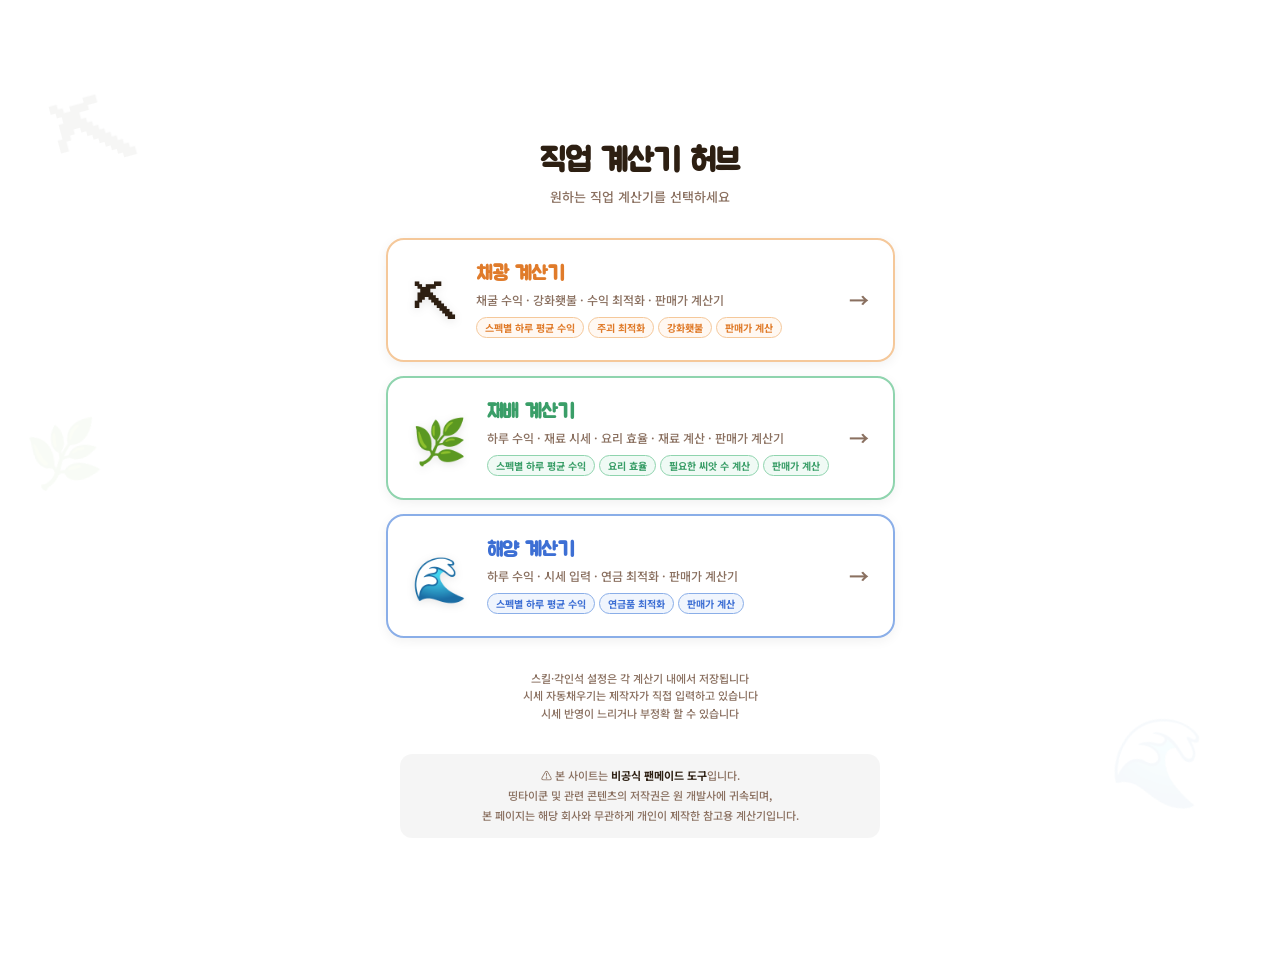
<file: index.html>
<!DOCTYPE html>
<html lang="ko">
<head>
<meta charset="UTF-8">
<meta name="viewport" content="width=device-width,initial-scale=1.0">
<title>직업 계산기 허브</title>
<link rel="preconnect" href="https://fonts.googleapis.com">
<link rel="preconnect" href="https://fonts.gstatic.com" crossorigin>
<link href="https://fonts.googleapis.com/css2?family=Jua&family=Noto+Sans+KR:wght@500;700;900&display=swap" rel="stylesheet">
<style>
*, *::before, *::after { box-sizing: border-box; margin: 0; padding: 0; }
*, input, select, button {
  font-family: 'Noto Sans KR', 'Apple SD Gothic Neo', sans-serif !important;
  font-weight: 700;
}

:root {
  --bg:   #f7f3ee;
  --surf: #ffffff;
  --bdr:  #e8ddd0;
  --txt:  #2d1f12;
  --muted:#8a7060;
  --acc:  #e07b2a;

  --mining-c:  #e07b2a;
  --mining-bg: #fff8f2;
  --mining-bdr:#f5c89a;

  --farming-c:  #3a9e68;
  --farming-bg: #f0faf5;
  --farming-bdr:#8fd4ae;

  --ocean-c:   #3d6fd4;
  --ocean-bg:  #f0f5fd;
  --ocean-bdr: #8aaee8;
}

html, body {
  min-height: 100vh;
  background: var(--bg)
    radial-gradient(circle at 15% 20%, rgba(224,123,42,.08) 0%, transparent 50%),
    radial-gradient(circle at 85% 80%, rgba(61,111,212,.06) 0%, transparent 50%),
    radial-gradient(circle at 50% 50%, rgba(58,158,104,.05) 0%, transparent 60%);
  color: var(--txt);
  display: flex;
  flex-direction: column;
  align-items: center;
  justify-content: center;
  padding: 40px 20px;
}

.hub {
  width: 100%;
  max-width: 560px;
  display: flex;
  flex-direction: column;
  align-items: center;
  gap: 32px;
}

/* 헤더 */
.hub-hdr { text-align: center; }
.hub-title {
  font-family: 'Jua', sans-serif !important;
  font-size: 32px;
  color: var(--txt);
  letter-spacing: -.5px;
  line-height: 1.2;
}
.hub-title em { color: var(--acc); font-style: normal; }
.hub-sub {
  font-size: 13px;
  color: var(--muted);
  margin-top: 6px;
  font-weight: 500;
}

/* 카드 그리드 */
.hub-cards {
  display: flex;
  flex-direction: column;
  gap: 14px;
  width: 100%;
}

.hub-card {
  display: flex;
  align-items: center;
  gap: 20px;
  background: var(--surf);
  border: 2px solid var(--bdr);
  border-radius: 18px;
  padding: 22px 24px;
  text-decoration: none;
  color: var(--txt);
  transition: transform .18s, box-shadow .18s, border-color .18s;
  box-shadow: 0 3px 12px rgba(0,0,0,.06);
  cursor: pointer;
}
.hub-card:hover {
  transform: translateY(-3px);
  box-shadow: 0 8px 24px rgba(0,0,0,.12);
}

.hub-card.mining  { border-color: var(--mining-bdr);  }
.hub-card.farming { border-color: var(--farming-bdr); }
.hub-card.ocean   { border-color: var(--ocean-bdr);   }

.hub-card.mining:hover  { border-color: var(--mining-c);  box-shadow: 0 8px 24px rgba(224,123,42,.18); }
.hub-card.farming:hover { border-color: var(--farming-c); box-shadow: 0 8px 24px rgba(58,158,104,.18); }
.hub-card.ocean:hover   { border-color: var(--ocean-c);   box-shadow: 0 8px 24px rgba(61,111,212,.18); }

.hub-icon {
  font-size: 44px;
  line-height: 1;
  flex-shrink: 0;
  filter: drop-shadow(0 2px 4px rgba(0,0,0,.10));
}

.hub-info { flex: 1; min-width: 0; }
.hub-name {
  font-family: 'Jua', sans-serif !important;
  font-size: 20px;
  color: var(--txt);
  letter-spacing: -.3px;
}
.hub-card.mining  .hub-name { color: var(--mining-c);  }
.hub-card.farming .hub-name { color: var(--farming-c); }
.hub-card.ocean   .hub-name { color: var(--ocean-c);   }

.hub-desc {
  font-size: 12px;
  color: var(--muted);
  font-weight: 500;
  margin-top: 4px;
  line-height: 1.5;
}

.hub-tags {
  display: flex;
  flex-wrap: wrap;
  gap: 4px;
  margin-top: 8px;
}
.hub-tag {
  font-size: 10px;
  font-weight: 700;
  border-radius: 20px;
  padding: 2px 8px;
  border: 1px solid;
}
.mining  .hub-tag { background: var(--mining-bg);  color: var(--mining-c);  border-color: var(--mining-bdr);  }
.farming .hub-tag { background: var(--farming-bg); color: var(--farming-c); border-color: var(--farming-bdr); }
.ocean   .hub-tag { background: var(--ocean-bg);   color: var(--ocean-c);   border-color: var(--ocean-bdr);   }

.hub-arrow {
  font-size: 20px;
  color: var(--muted);
  flex-shrink: 0;
  transition: transform .18s, color .18s;
}
.hub-card:hover .hub-arrow { transform: translateX(4px); color: var(--txt); }

/* 푸터 */
.hub-footer {
  font-size: 11px;
  color: var(--muted);
  font-weight: 500;
  text-align: center;
  line-height: 1.6;
}

.disclaimer {
  padding: 12px 16px;
  background: rgba(0,0,0,.04);
  border-radius: 12px;
  font-size: 11px;
  color: var(--muted);
  font-weight: 500;
  text-align: center;
  line-height: 1.8;
  max-width: 480px;
  width: 100%;
}

/* 배경 장식 */
.deco {
  position: fixed;
  font-size: 80px;
  opacity: .04;
  pointer-events: none;
  user-select: none;
  z-index: 0;
}
.deco1 { top: 8%; left: 4%;  transform: rotate(-15deg); }
.deco2 { bottom: 10%; right: 5%; transform: rotate(20deg); }
.deco3 { top: 45%; left: 2%; transform: rotate(-8deg); font-size: 60px; }
</style>
</head>
<!-- Google tag (gtag.js) -->
<script async src="https://www.googletagmanager.com/gtag/js?id=G-TYFFZ1K6QG"></script>
<script>
  window.dataLayer = window.dataLayer || [];
  function gtag(){dataLayer.push(arguments);}
  gtag('js', new Date());

  gtag('config', 'G-TYFFZ1K6QG');
</script>
<body>

<div class="deco deco1">⛏</div>
<div class="deco deco2">🌊</div>
<div class="deco deco3">🌿</div>

<div class="hub">

  <div class="hub-hdr">
    <div class="hub-title">직업 계산기 허브</div>
    <div class="hub-sub">원하는 직업 계산기를 선택하세요</div>
  </div>

  <div class="hub-cards">

    <a class="hub-card mining" href="mining.html">
      <div class="hub-icon">⛏</div>
      <div class="hub-info">
        <div class="hub-name">채광 계산기</div>
        <div class="hub-desc">채굴 수익 · 강화횃불 · 수익 최적화 · 판매가 계산기</div>
        <div class="hub-tags">
          <span class="hub-tag">스펙별 하루 평균 수익</span>
          <span class="hub-tag">주괴 최적화</span>
          <span class="hub-tag">강화횃불</span>
          <span class="hub-tag">판매가 계산</span>
        </div>
      </div>
      <div class="hub-arrow">→</div>
    </a>

    <a class="hub-card farming" href="farming.html">
      <div class="hub-icon">🌿</div>
      <div class="hub-info">
        <div class="hub-name">재배 계산기</div>
        <div class="hub-desc">하루 수익 · 재료 시세 · 요리 효율 · 재료 계산 · 판매가 계산기</div>
        <div class="hub-tags">
          <span class="hub-tag">스펙별 하루 평균 수익</span>
          <span class="hub-tag">요리 효율</span>
          <span class="hub-tag">필요한 씨앗 수 계산</span>
          <span class="hub-tag">판매가 계산</span>
        </div>
      </div>
      <div class="hub-arrow">→</div>
    </a>

    <a class="hub-card ocean" href="ocean.html">
      <div class="hub-icon">🌊</div>
      <div class="hub-info">
        <div class="hub-name">해양 계산기</div>
        <div class="hub-desc">하루 수익 · 시세 입력 · 연금 최적화 · 판매가 계산기</div>
        <div class="hub-tags">
          <span class="hub-tag">스펙별 하루 평균 수익</span>
          <span class="hub-tag">연금품 최적화</span>
          <span class="hub-tag">판매가 계산</span>
        </div>
      </div>
      <div class="hub-arrow">→</div>
    </a>

  </div>

  <div class="hub-footer">
    스킬·각인석 설정은 각 계산기 내에서 저장됩니다<br>
    시세 자동채우기는 제작자가 직접 입력하고 있습니다<br>
    시세 반영이 느리거나 부정확 할 수 있습니다
  </div>

  <div class="disclaimer">
    ⚠️ 본 사이트는 <b style="color:var(--txt)">비공식 팬메이드 도구</b>입니다.<br>
    띵타이쿤 및 관련 콘텐츠의 저작권은 원 개발사에 귀속되며,<br>
    본 페이지는 해당 회사와 무관하게 개인이 제작한 참고용 계산기입니다.<br>
  </div>

</div>
</body>
</html>
</file>
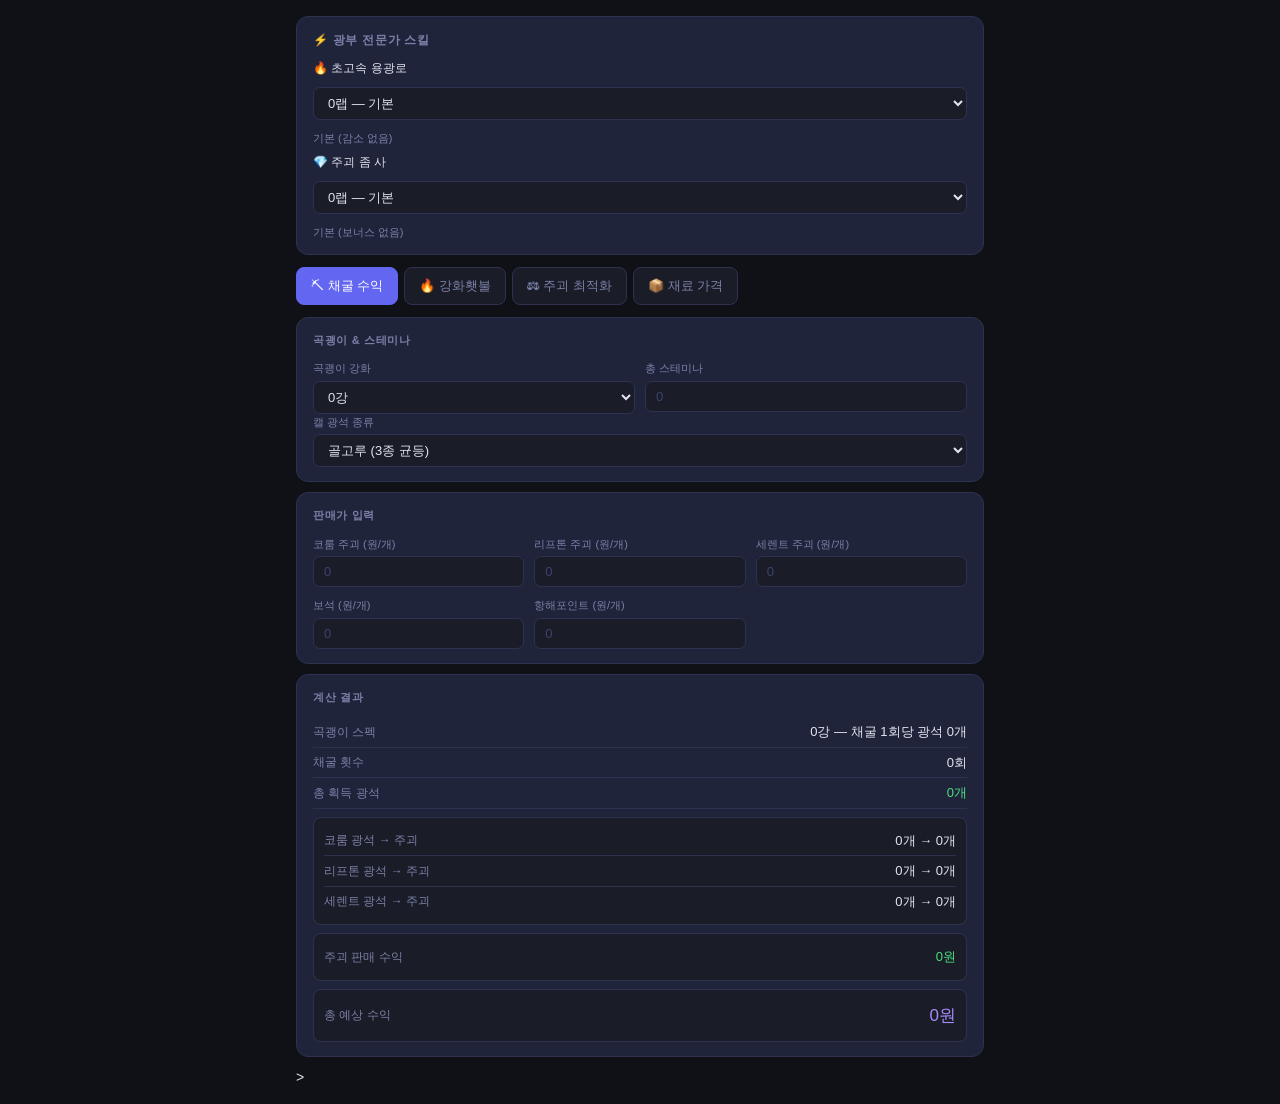
<file: clac/index.html>
<!DOCTYPE html>
<html lang="ko">
<head>
  <meta charset="UTF-8">
  <meta name="viewport" content="width=device-width, initial-scale=1.0">
  <title>광부 계산기</title>
  <link rel="stylesheet" href="style.css">
</head>
<body>

  <!-- 스킬 패널 (전 탭 공통) -->
  <div class="skill-panel">
    <div class="skill-panel-title">⚡ 광부 전문가 스킬</div>
    <div class="skill-row">
      <span class="skill-name">🔥 초고속 용광로</span>
      <select id="skillFurnace" onchange="onSkillChange()">
        <option value="0">0랩 — 기본</option>
        <option value="1">1랩 — 10% 감소</option>
        <option value="2">2랩 — 30% 감소</option>
        <option value="3">3랩 — 40% 감소</option>
        <option value="4">4랩 — 60% 감소</option>
        <option value="5">5랩 — 80% 감소</option>
      </select>
      <span class="skill-info" id="skillFurnaceInfo">기본 (감소 없음)</span>
    </div>
    <div class="skill-row">
      <span class="skill-name">💎 주괴 좀 사</span>
      <select id="skillIngotSell" onchange="onSkillChange()">
        <option value="0">0랩 — 기본</option>
        <option value="1">1랩 — 5% 증가</option>
        <option value="2">2랩 — 7% 증가</option>
        <option value="3">3랩 — 10% 증가</option>
        <option value="4">4랩 — 20% 증가</option>
        <option value="5">5랩 — 30% 증가</option>
        <option value="6">6랩 — 50% 증가</option>
      </select>
      <span class="skill-info" id="skillIngotSellInfo">기본 (보너스 없음)</span>
    </div>
  </div>

  <!-- 탭 -->
  <div class="tabs">
    <div class="tab on"  onclick="sw(0, this)">⛏ 채굴 수익</div>
    <div class="tab"     onclick="sw(1, this)">🔥 강화횃불</div>
    <div class="tab"     onclick="sw(2, this)">⚖ 주괴 최적화</div>
    <div class="tab"     onclick="sw(3, this)">📦 재료 가격</div>
  </div>

  <!-- ══ TAB 0: 채굴 수익 ══ -->
  <div id="t0" class="panel">

    <div class="card">
      <div class="card-title">곡괭이 & 스테미나</div>
      <div class="grid2">
        <div class="field">
          <label>곡괭이 강화</label>
          <select id="pickaxeLevel" onchange="cs()">
            <option value="0">0강</option>
            <option value="1">1강</option>
            <option value="2">2강</option>
            <option value="3">3강</option>
            <option value="4">4강</option>
            <option value="5">5강</option>
            <option value="6">6강</option>
            <option value="7">7강</option>
            <option value="8">8강</option>
            <option value="9">9강</option>
            <option value="10">10강</option>
            <option value="11">11강</option>
            <option value="12">12강</option>
            <option value="13">13강</option>
            <option value="14">14강</option>
            <option value="15">15강</option>
          </select>
        </div>
        <div class="field">
          <label>총 스테미나</label>
          <input id="totalStamina" type="number" placeholder="0" oninput="cs()">
        </div>
      </div>
      <div class="field">
        <label>캘 광석 종류</label>
        <select id="oreType" onchange="cs()">
          <option value="even">골고루 (3종 균등)</option>
          <option value="corum">코룸만</option>
          <option value="rifton">리프톤만</option>
          <option value="serent">세렌트만</option>
        </select>
      </div>
    </div>

    <div class="card">
      <div class="card-title">판매가 입력</div>
      <div class="grid3">
        <div class="field">
          <label>코룸 주괴 (원/개)</label>
          <input id="ingotPriceC" type="number" placeholder="0" oninput="cs()">
        </div>
        <div class="field">
          <label>리프톤 주괴 (원/개)</label>
          <input id="ingotPriceR" type="number" placeholder="0" oninput="cs()">
        </div>
        <div class="field">
          <label>세렌트 주괴 (원/개)</label>
          <input id="ingotPriceS" type="number" placeholder="0" oninput="cs()">
        </div>
        <div class="field">
          <label>보석 (원/개)</label>
          <input id="gemPrice" type="number" placeholder="0" oninput="cs()">
        </div>
        <div class="field">
          <label>항해포인트 (원/개)</label>
          <input id="naviPrice" type="number" placeholder="0" oninput="cs()">
        </div>
      </div>
    </div>

    <div class="card">
      <div class="card-title">계산 결과</div>
      <div id="sRes"><div class="empty-msg">값을 입력하면 계산됩니다</div></div>
    </div>

  </div>

  <!-- ══ TAB 1: 강화횃불 ══ -->
  <div id="t1" class="panel" style="display:none">

    <div class="card">
      <div class="card-title">재료 가격</div>
      <div class="grid2">
        <div class="field">
          <label>숯 / 석탄 (원/세트)</label>
          <input id="tCharcoalPrice" type="number" placeholder="0" oninput="ct()">
        </div>
        <div class="field">
          <label>막대기 (원/세트)</label>
          <input id="tStickPrice" type="number" placeholder="0" oninput="ct()">
        </div>
      </div>
    </div>

    <div class="card">
      <div class="card-title">제작 계획</div>
      <div class="grid2">
        <div class="field">
          <label>만들 횃불 수 (개)</label>
          <input id="tWantCount" type="number" placeholder="0" oninput="ct()">
        </div>
        <div class="field">
          <label>횃불 판매가 (원/개) <span class="opt">선택</span></label>
          <input id="tSellPrice" type="number" placeholder="미입력 시 재료비만" oninput="ct()">
        </div>
      </div>
    </div>

    <div class="card">
      <div class="card-title">계산 결과</div>
      <div id="tRes"><div class="empty-msg">값을 입력하면 계산됩니다</div></div>
    </div>

  </div>

  <!-- ══ TAB 2: 주괴 최적화 ══ -->
  <div id="t2" class="panel" style="display:none">

    <div class="card">
      <div class="card-title">보유 주괴</div>
      <div class="grid3">
        <div class="field">
          <label>코룸 주괴 (개)</label>
          <input id="iCo" type="number" placeholder="0" oninput="co()">
        </div>
        <div class="field">
          <label>리프톤 주괴 (개)</label>
          <input id="iRi" type="number" placeholder="0" oninput="co()">
        </div>
        <div class="field">
          <label>세렌트 주괴 (개)</label>
          <input id="iSe" type="number" placeholder="0" oninput="co()">
        </div>
      </div>
    </div>

    <div class="card">
      <div class="card-title">주괴 단가</div>
      <div class="grid3">
        <div class="field">
          <label>코룸 주괴 (원/개)</label>
          <input id="oCo" type="number" placeholder="0" oninput="co()">
        </div>
        <div class="field">
          <label>리프톤 주괴 (원/개)</label>
          <input id="oRi" type="number" placeholder="0" oninput="co()">
        </div>
        <div class="field">
          <label>세렌트 주괴 (원/개)</label>
          <input id="oSe" type="number" placeholder="0" oninput="co()">
        </div>
      </div>
    </div>

    <div class="card">
      <div class="card-title">제작물 판매가 & 제작시간</div>
      <div class="grid2">
        <div class="field">
          <label>하급 라이프스톤 (원/개)</label>
          <input id="oL1" type="number" placeholder="0" oninput="co()">
        </div>
        <div class="field">
          <label>하급 라스 제작시간 (초)</label>
          <input id="ctL1" type="number" placeholder="0" oninput="co()">
        </div>
        <div class="field">
          <label>중급 라이프스톤 (원/개)</label>
          <input id="oL2" type="number" placeholder="0" oninput="co()">
        </div>
        <div class="field">
          <label>중급 라스 제작시간 (초)</label>
          <input id="ctL2" type="number" placeholder="0" oninput="co()">
        </div>
        <div class="field">
          <label>상급 라이프스톤 (원/개)</label>
          <input id="oL3" type="number" placeholder="0" oninput="co()">
        </div>
        <div class="field">
          <label>상급 라스 제작시간 (초)</label>
          <input id="ctL3" type="number" placeholder="0" oninput="co()">
        </div>
        <div class="field">
          <label>어빌리티 스톤 (원/개)</label>
          <input id="oAb" type="number" placeholder="0" oninput="co()">
        </div>
        <div class="field">
          <label>어빌 스톤 제작시간 (초)</label>
          <input id="ctAb" type="number" placeholder="0" oninput="co()">
        </div>
      </div>
    </div>

    <div class="card">
      <div class="card-title">최적화 결과</div>
      <div id="oRes"><div class="empty-msg">값을 입력하면 계산됩니다</div></div>
    </div>

  </div>

  <!-- ══ TAB 3: 재료 가격 ══ -->
  <div id="t3" class="panel" style="display:none">

    <div class="card">
      <div class="card-title">바닐라 재료 세트(64개)당 가격</div>
      <div class="grid2">
        <div class="field">
          <label>조약돌</label>
          <input id="vCo" type="number" placeholder="0" oninput="cv()">
        </div>
        <div class="field">
          <label>심층암 조약돌</label>
          <input id="vDc" type="number" placeholder="0" oninput="cv()">
        </div>
        <div class="field">
          <label>구리 블럭</label>
          <input id="vCu" type="number" placeholder="0" oninput="cv()">
        </div>
        <div class="field">
          <label>철 블럭</label>
          <input id="vIr" type="number" placeholder="0" oninput="cv()">
        </div>
        <div class="field">
          <label>금 블럭</label>
          <input id="vGo" type="number" placeholder="0" oninput="cv()">
        </div>
        <div class="field">
          <label>다이아 블럭</label>
          <input id="vDi" type="number" placeholder="0" oninput="cv()">
        </div>
        <div class="field">
          <label>레드스톤 블럭</label>
          <input id="vRe" type="number" placeholder="0" oninput="cv()">
        </div>
        <div class="field">
          <label>청금석 블럭</label>
          <input id="vLa" type="number" placeholder="0" oninput="cv()">
        </div>
        <div class="field">
          <label>자수정 블럭</label>
          <input id="vAm" type="number" placeholder="0" oninput="cv()">
        </div>
        <div class="field">
          <label>기타</label>
          <input id="vEt" type="number" placeholder="0" oninput="cv()">
        </div>
      </div>
    </div>

    <div class="card">
      <div class="card-title">가격 현황</div>
      <div id="vRes"><div class="empty-msg">재료 가격 입력 후 계산됩니다</div></div>
    </div>

  </div>

  <script type="module">
    import { sw, cs, ct, co, cv, onSkillChange, init } from './app.js';

    window.sw            = sw;
    window.cs            = cs;
    window.ct            = ct;
    window.co            = co;
    window.cv            = cv;
    window.onSkillChange = onSkillChange;

    document.addEventListener('DOMContentLoaded', init);
  </script>
</body>

</html>>
</file>
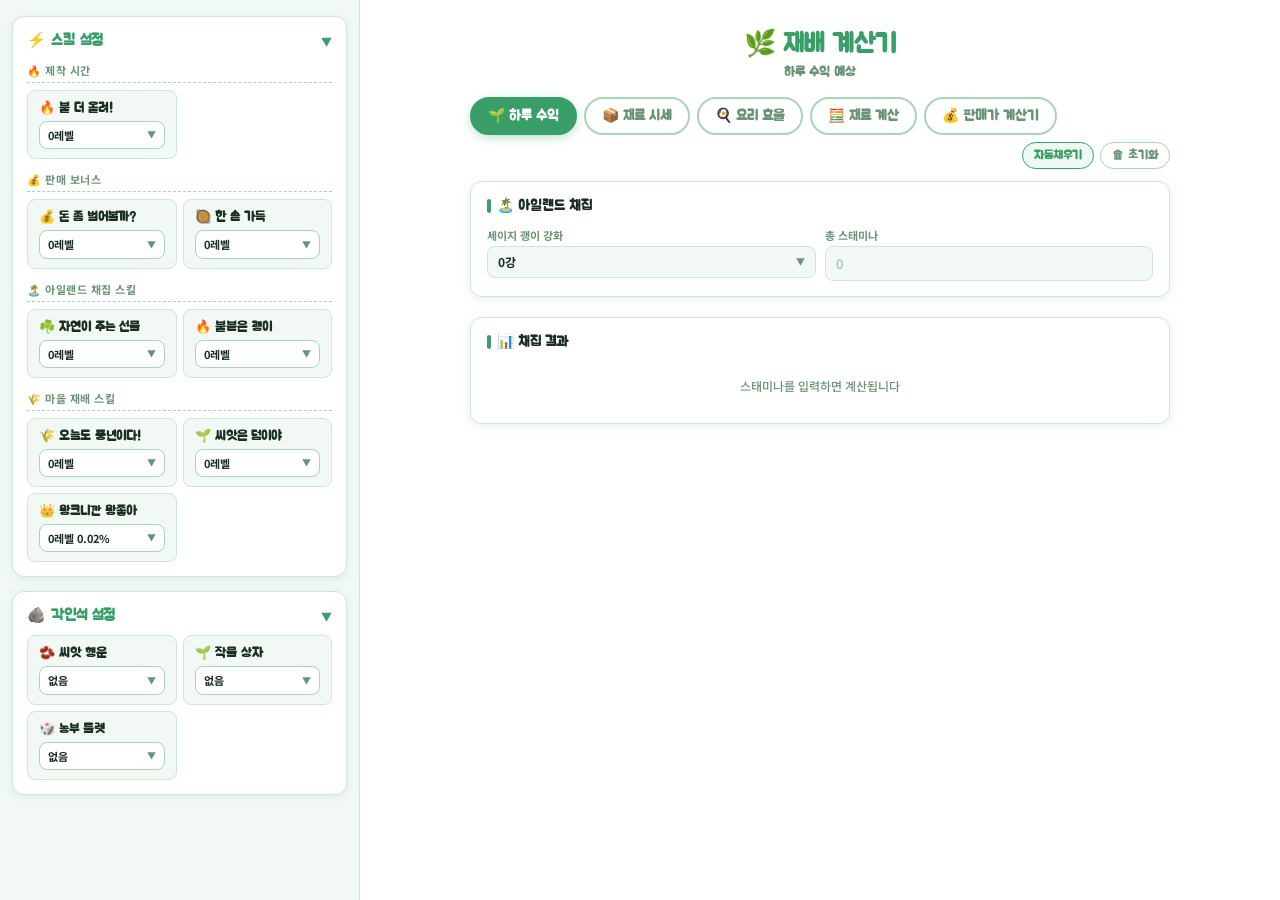
<file: farming.html>
<!DOCTYPE html>
<html lang="ko">
<head>
<meta charset="UTF-8">
<meta name="viewport" content="width=device-width,initial-scale=1.0">
<title>🌿 재배 계산기</title>
<link rel="preconnect" href="https://fonts.googleapis.com">
<link rel="preconnect" href="https://fonts.gstatic.com" crossorigin>
<link href="https://fonts.googleapis.com/css2?family=Jua&family=Noto+Sans+KR:wght@500;700;900&display=swap" rel="stylesheet">
<style>
*,*::before,*::after{box-sizing:border-box;margin:0;padding:0}
*{font-family:'Noto Sans KR','Apple SD Gothic Neo',sans-serif;font-weight:700}
input,select,button,textarea{font-family:'Noto Sans KR','Apple SD Gothic Neo',sans-serif!important;font-weight:700}
input[type=number]::-webkit-inner-spin-button,
input[type=number]::-webkit-outer-spin-button{-webkit-appearance:none;appearance:none;margin:0}
input[type=number]{-moz-appearance:textfield;appearance:textfield}
:root{
  --bg:#f2f9f5;--surf:#ffffff;--bdr:#cde8d8;--bdr2:#a8d4ba;
  --txt:#1a2e22;--muted:#6a9478;--acc:#3a9e68;--acc2:#5bc88a;
  --grn:#3a9e68;--grn-bg:#edf8f2;--red:#d94f3d;--red-bg:#fef0ee;
  --ylw:#c89c00;--ylw-bg:#fffbe8;--r:12px;--rs:8px;--sh:0 2px 10px rgba(40,120,70,.10);
}
html,body{min-height:100vh;background:var(--bg) radial-gradient(circle at 10% 15%,rgba(58,158,104,.08) 0%,transparent 55%),radial-gradient(circle at 90% 85%,rgba(91,200,138,.05) 0%,transparent 55%);color:var(--txt)}
.page{padding:0 0 60px}
.hdr{text-align:center;padding:22px 16px 16px;position:relative}
.hdr-back{position:absolute;left:16px;top:50%;transform:translateY(-50%);font-family:'Jua',sans-serif!important;font-size:13px;color:var(--muted);text-decoration:none;display:inline-flex;align-items:center;gap:4px;padding:6px 12px;border-radius:20px;border:1.5px solid var(--bdr2);background:var(--surf);transition:all .15s}
.hdr-back:hover{border-color:var(--acc);color:var(--acc)}
.hdr-title{font-family:'Jua',sans-serif!important;font-size:26px;color:var(--acc);letter-spacing:-.5px}
.hdr-tab-name{font-family:'Jua',sans-serif!important;font-size:13px;color:var(--muted);margin-top:4px}
.bounce{display:inline-block;animation:bounce 2s ease-in-out infinite}
@keyframes bounce{0%,100%{transform:translateY(0)}50%{transform:translateY(-5px)}}
.layout{display:block;padding:0 16px}
@media(min-width:860px){
  .layout{display:block;padding:0}
  .sidebar{position:fixed;top:0;left:0;width:360px;height:100vh;overflow-y:auto;padding:16px 12px;background:var(--bg);border-right:1.5px solid var(--bdr);box-sizing:border-box;z-index:100}
  .hdr{padding:22px 16px 16px 376px}
  .main{padding:0 16px 0 376px;display:flex;flex-direction:column;align-items:center}
  .main>*{width:100%;max-width:700px;box-sizing:border-box}
}
.skpanel{background:var(--surf);border:1.5px solid var(--bdr);border-radius:var(--r);padding:14px;box-shadow:var(--sh);margin-bottom:14px}
.skpanel-title{font-family:'Jua',sans-serif!important;font-size:15px;color:var(--acc);display:flex;align-items:center;gap:6px;cursor:pointer;user-select:none;margin-bottom:10px}
.skpanel-title:hover{color:var(--acc2)}
.toggle-arrow{font-size:11px;margin-left:auto;transition:transform .2s}
.skpanel.collapsed .toggle-arrow{transform:rotate(-90deg)}
.skpanel.collapsed .skbody{display:none}
.sksec{font-size:11px;font-weight:700;color:var(--muted);letter-spacing:.5px;margin:12px 0 7px;padding-bottom:4px;border-bottom:1px dashed var(--bdr2)}
.skgrid{display:grid;grid-template-columns:1fr 1fr;gap:6px}
.skrow{background:var(--bg);border:1px solid var(--bdr);border-radius:var(--rs);padding:9px 11px;display:flex;flex-direction:column;gap:4px}
.skname{font-family:'Jua',sans-serif!important;font-size:13px;color:var(--txt);white-space:nowrap;overflow:hidden;text-overflow:ellipsis}
.skrow select{font-size:11px!important;font-weight:700!important;border:1.5px solid var(--bdr2);border-radius:var(--rs);padding:5px 7px;background:var(--surf);color:var(--txt);outline:none;width:100%;cursor:pointer}
.field select{font-size:12px!important;font-weight:700!important;border:1.5px solid var(--bdr);border-radius:var(--rs);padding:7px 10px;background:var(--bg);color:var(--txt);outline:none;width:100%;cursor:pointer}
.skrow select.cdd-ready,.field select.cdd-ready,.dish-sel-wrap select.cdd-ready{display:none}
.skinfo{font-size:11px;color:var(--muted);font-weight:500;min-height:14px}
.cdd{position:relative;width:100%}
.skrow .cdd-trigger{display:flex;align-items:center;justify-content:space-between;gap:4px;padding:6px 8px;border:1.5px solid var(--bdr2);border-radius:var(--rs);background:var(--surf);color:var(--txt);font-size:11px!important;font-weight:700!important;cursor:pointer;user-select:none;line-height:1.3;white-space:nowrap;overflow:hidden;}
.skrow .cdd-trigger:hover{border-color:var(--acc)}
.field .cdd-trigger{display:flex;align-items:center;justify-content:space-between;gap:4px;padding:7px 10px;border:1.5px solid var(--bdr);border-radius:var(--rs);background:var(--bg);color:var(--txt);font-size:12px!important;font-weight:700!important;cursor:pointer;user-select:none;line-height:1.3;transition:border-color .15s,box-shadow .15s;white-space:nowrap;overflow:hidden;}
.field .cdd-trigger:hover{border-color:var(--acc)}
.dish-sel-wrap .cdd-trigger{display:flex;align-items:center;justify-content:space-between;gap:4px;padding:7px 10px;border:1.5px solid var(--bdr);border-radius:var(--rs);background:var(--bg);color:var(--txt);font-size:12px!important;font-weight:700!important;cursor:pointer;user-select:none;line-height:1.3;white-space:nowrap;overflow:hidden;}
.dish-sel-wrap .cdd-trigger:hover{border-color:var(--acc)}
.cdd-label{overflow:hidden;text-overflow:ellipsis;min-width:0;flex:1}
.cdd-trigger .cdd-arrow{font-size:9px;color:var(--muted);flex-shrink:0;transition:transform .15s}
.cdd.open .cdd-trigger{border-color:var(--acc);box-shadow:0 0 0 2px rgba(58,158,104,.15)}
.cdd.open .cdd-arrow{transform:rotate(180deg)}
.cdd-menu{display:none;position:absolute;top:calc(100% + 3px);left:0;right:0;background:var(--surf);border:1.5px solid var(--acc);border-radius:var(--rs);box-shadow:0 6px 20px rgba(0,0,0,.12);z-index:9999;max-height:220px;overflow-y:auto}
.cdd.open .cdd-menu{display:block}
.cdd-item{padding:5px 10px;font-size:11px!important;font-weight:700!important;color:var(--txt);cursor:pointer;border-bottom:1px solid var(--bdr);line-height:1.3;white-space:nowrap;overflow:hidden;text-overflow:ellipsis}
.cdd-item:last-child{border-bottom:none}
.cdd-item:hover{background:var(--ylw-bg);color:var(--acc)}
.cdd-item.selected{background:var(--acc);color:#fff}
.tabbar{display:flex;align-items:center;flex-wrap:wrap;gap:7px;margin-bottom:12px}
.tab{font-family:'Jua',sans-serif!important;font-size:14px;padding:8px 16px;border-radius:20px;border:2px solid var(--bdr2);background:var(--surf);color:var(--muted);cursor:pointer;transition:all .15s;white-space:nowrap}
.tab:hover{border-color:var(--acc);color:var(--acc)}
.tab.on{background:var(--acc);border-color:var(--acc);color:#fff;box-shadow:0 3px 10px rgba(58,158,104,.3)}
.reset-btn{margin-left:auto;font-family:'Jua',sans-serif!important;font-size:12px;padding:5px 11px;border-radius:20px;border:1.5px solid var(--bdr2);background:var(--surf);color:var(--muted);cursor:pointer;transition:all .15s}
.reset-btn:hover{border-color:var(--red);color:var(--red);background:var(--red-bg)}
.autofill-btn{font-family:'Jua',sans-serif!important;font-size:12px;padding:5px 11px;border-radius:20px;border:1.5px solid var(--grn);background:var(--grn-bg);color:var(--grn);cursor:pointer;transition:all .15s}
.autofill-btn:hover{background:var(--grn);color:#fff}
.panel{display:flex;flex-direction:column;gap:20px}
.card{background:var(--surf);border:1.5px solid var(--bdr);border-radius:var(--r);padding:15px 16px;box-shadow:var(--sh)}
.card-title{font-family:'Jua',sans-serif!important;font-size:14px;color:var(--txt);margin-bottom:12px;display:flex;align-items:center;gap:6px}
.card-title::before{content:'';display:inline-block;width:4px;height:14px;background:var(--acc);border-radius:2px}
.g2{display:grid;grid-template-columns:1fr 1fr;gap:9px}
.g3{display:grid;grid-template-columns:1fr 1fr 1fr;gap:9px}
@media(max-width:500px){.g3{grid-template-columns:1fr 1fr}}
.field{display:flex;flex-direction:column;gap:3px}
.field label{font-size:11px;font-weight:700;color:var(--muted)}
.field input{font-size:13px!important;font-weight:700!important;border:1.5px solid var(--bdr);border-radius:var(--rs);padding:7px 10px;background:var(--bg);color:var(--txt);outline:none;width:100%;transition:border-color .15s,box-shadow .15s}
.field input:focus{border-color:var(--acc);box-shadow:0 0 0 3px rgba(58,158,104,.12);background:var(--surf)}
.field input::placeholder{color:#a0c8b0;font-weight:500}
.slabel{font-family:'Jua',sans-serif!important;font-size:12px;color:var(--acc);margin:8px 0 5px;display:flex;align-items:center;gap:5px}
.slabel::after{content:'';flex:1;height:1px;background:var(--bdr2)}
.fnote{font-size:10px;color:var(--muted);font-weight:500;margin-top:3px}
.rrow{display:flex;justify-content:space-between;align-items:center;padding:5px 0;border-bottom:1px dashed var(--bdr);gap:8px;font-size:12px}
.rrow:last-child{border-bottom:none}
.rrow-strong{border-top:1px solid var(--bdr2);margin-top:4px;padding-top:6px;font-size:13px;font-weight:900!important}
.rl{color:var(--muted);flex-shrink:0;font-weight:700}
.rv{font-weight:900;text-align:right}
.rv small{font-size:10px;font-weight:500}
.rsec{background:var(--bg);border-radius:var(--rs);padding:8px 10px;margin:6px 0;border:1px solid var(--bdr)}
.rsec-title{font-family:'Jua',sans-serif!important;font-size:12px;color:var(--muted);margin-bottom:5px}
.g{color:var(--grn)}.r{color:var(--red)}.muted{color:var(--muted)}
.bdg{display:inline-block;font-size:10px;font-weight:700;padding:1px 6px;border-radius:20px;vertical-align:middle}
.bg{background:var(--grn-bg);color:var(--grn);border:1px solid var(--grn)}
.br{background:var(--red-bg);color:var(--red);border:1px solid var(--red)}
.result-box{background:linear-gradient(135deg,#f4fff8,#e8f8f0);border:2px solid var(--acc2);border-radius:var(--rs);padding:13px;margin:8px 0 0}
.rb-label{font-size:11px;color:var(--muted);font-weight:700;margin-bottom:3px}
.rb-value{font-family:'Jua',sans-serif!important;font-size:22px;color:var(--acc)}
.rb-floor{color:var(--grn)}
.rb-sub{display:block;font-size:10px;color:var(--muted);font-weight:500;margin-top:2px}
.dish-card{background:var(--surf);border:1.5px solid var(--bdr);border-radius:var(--rs);padding:12px 14px;margin-bottom:8px;position:relative}
.dish-card.top1{border-color:#d4a020;box-shadow:0 4px 16px rgba(212,160,32,.18)}
.dish-card.top2{border-color:#aaaaaa}
.dish-card.top3{border-color:#c07850}
.dish-rank{position:absolute;top:-10px;left:12px;font-family:'Jua',sans-serif!important;font-size:12px;padding:2px 10px;border-radius:20px}
.rank-gold{background:#fff0cc;color:#b87c00;border:1.5px solid #d4a020}
.rank-silver{background:#f0f0f0;color:#666;border:1.5px solid #aaa}
.rank-bronze{background:#fce8dc;color:#a0562a;border:1.5px solid #c07850}
.dish-head{display:flex;justify-content:space-between;align-items:flex-start;gap:8px;margin-top:4px}
.dish-name{font-family:'Jua',sans-serif!important;font-size:15px;color:var(--txt)}
.dish-net{font-family:'Jua',sans-serif!important;font-size:18px;font-weight:900}
.dish-net.pos{color:var(--grn)}.dish-net.neg{color:var(--red)}
.dish-detail{font-size:11px;color:var(--muted);font-weight:500;margin-top:4px;line-height:1.6}
.dish-mats{display:flex;flex-wrap:wrap;gap:4px;margin-top:6px}
.mat-chip{font-size:10px;font-weight:700;border-radius:4px;padding:1px 6px;border:1px solid var(--bdr2);background:var(--bg);color:var(--txt)}
.grade-bdg{font-size:10px;font-weight:700;padding:1px 7px;border-radius:20px;vertical-align:middle;display:inline-block}
/* 재료 계산 탭 — align-items:center 로 줄맞춤 수정 */
.dish-picker-row{display:flex;align-items:center;gap:8px;margin-bottom:10px}
.dish-sel-wrap{flex:0 0 210px}
.dish-sel-wrap select{display:none}
.dish-qty-wrap{flex:1;display:flex;flex-direction:column;gap:2px}
.dish-qty-wrap input{font-size:12px!important;padding:7px 10px;border:1.5px solid var(--bdr);border-radius:var(--rs);background:var(--bg);color:var(--txt);outline:none;width:100%;transition:border-color .15s}
.dish-qty-wrap input:focus{border-color:var(--acc);box-shadow:0 0 0 3px rgba(58,158,104,.12);background:var(--surf)}
.dish-qty-wrap input::placeholder{color:#a0c8b0;font-weight:500}
.dish-qty-parsed{font-size:10px;color:var(--muted);min-height:14px}
.add-dish-btn{font-family:'Jua',sans-serif!important;font-size:12px;padding:6px 14px;border-radius:20px;border:1.5px solid var(--acc);background:var(--grn-bg);color:var(--acc);cursor:pointer;white-space:nowrap;transition:all .15s;margin-top:6px;display:inline-block}
.add-dish-btn:hover{background:var(--acc);color:#fff}
.del-dish-btn{font-size:11px;padding:5px 9px;border-radius:20px;border:1.5px solid var(--bdr2);background:var(--surf);color:var(--muted);cursor:pointer;flex-shrink:0;transition:all .15s;align-self:center}
.del-dish-btn:hover{border-color:var(--red);color:var(--red)}
.empty-msg{color:var(--muted);font-size:12px;text-align:center;padding:14px 0;font-weight:500}
.split-qty-wrap{display:grid;grid-template-columns:1fr 1fr 1fr;border:1.5px solid var(--bdr);border-radius:var(--rs);overflow:hidden;margin-top:2px;background:var(--bg)}
.split-qty-wrap>div{display:flex;flex-direction:column;border-right:1px solid var(--bdr)}
.split-qty-wrap>div:last-child{border-right:none}
.sq-label{font-size:8px;font-weight:700;text-align:center;padding:2px 0;border-bottom:1px solid var(--bdr);background:var(--surf)}
.sq-input{border:none!important;outline:none!important;background:transparent!important;width:100%!important;text-align:center;font-size:13px!important;font-weight:700!important;color:var(--txt)!important;padding:5px 2px!important;box-shadow:none!important;-moz-appearance:textfield!important;appearance:textfield!important}
.sq-input::-webkit-inner-spin-button,.sq-input::-webkit-outer-spin-button{-webkit-appearance:none!important;appearance:none!important;margin:0!important}
.sq-parsed{font-size:10px;font-weight:700;text-align:right;min-height:13px;margin-top:2px;color:var(--acc)}
.base-cost-toggle-wrap{display:flex;align-items:center;gap:8px;cursor:pointer;user-select:none;padding:8px 10px;background:var(--bg);border:1.5px solid var(--bdr);border-radius:var(--rs);margin-bottom:10px;transition:border-color .15s}
.base-cost-toggle-wrap:hover{border-color:var(--acc)}
.base-cost-toggle-input{display:none}
.base-cost-toggle-track{position:relative;width:36px;height:20px;background:var(--bdr2);border-radius:10px;flex-shrink:0;transition:background .2s}
.base-cost-toggle-thumb{position:absolute;top:2px;left:2px;width:16px;height:16px;background:#fff;border-radius:50%;box-shadow:0 1px 4px rgba(0,0,0,.2);transition:transform .2s}
.base-cost-toggle-input:checked+.base-cost-toggle-track{background:var(--acc)}
.base-cost-toggle-input:checked+.base-cost-toggle-track .base-cost-toggle-thumb{transform:translateX(16px)}
.base-cost-toggle-input:checked~.base-cost-toggle-label{color:var(--acc)}
.base-cost-toggle-label{font-family:'Jua',sans-serif!important;font-size:13px;color:var(--txt);flex-shrink:0}
.base-cost-toggle-desc{font-size:10px;color:var(--muted);font-weight:500}
.seed-result-card{background:var(--surf);border:1.5px solid var(--bdr);border-radius:var(--rs);padding:12px 13px;margin-bottom:8px;box-shadow:var(--sh)}
.seed-result-header{display:flex;justify-content:space-between;align-items:flex-start;gap:8px}
.seed-result-name{font-family:'Jua',sans-serif!important;font-size:13px}
.seed-result-qty{font-family:'Jua',sans-serif!important;font-size:15px;font-weight:900;text-align:right}
.seed-result-sub{font-size:10px;color:var(--muted);text-align:right;margin-top:1px}
/* sf-tog 토글 공통 */
.sf-tog-wrap{display:flex;align-items:center;gap:10px;cursor:pointer;user-select:none;padding:8px 10px;background:var(--bg);border:1.5px solid var(--bdr);border-radius:var(--rs);margin-bottom:8px;transition:border-color .15s}
.sf-tog-wrap:hover{border-color:var(--acc)}
.sf-tog-track{position:relative;width:36px;height:20px;background:var(--bdr2);border-radius:10px;flex-shrink:0;transition:background .2s;display:inline-block}
.sf-tog-thumb{position:absolute;top:2px;left:2px;width:16px;height:16px;background:#fff;border-radius:50%;box-shadow:0 1px 4px rgba(0,0,0,.2);transition:transform .2s;display:block}
.sf-tog-label{font-family:'Jua',sans-serif!important;font-size:13px;color:var(--txt);flex-shrink:0}
.sf-tog-desc{font-size:10px;color:var(--muted);font-weight:500}
#farmSaleProxyToggle:checked+.sf-tog-track{background:var(--acc)}
#farmSaleProxyToggle:checked+.sf-tog-track .sf-tog-thumb{transform:translateX(16px)}
#farmSaleProxyToggle:checked~.sf-tog-label{color:var(--acc)}
.sale-radio-label{display:flex;align-items:flex-start;gap:8px;cursor:pointer;padding:8px 10px;border:1.5px solid var(--bdr);border-radius:var(--rs);background:var(--bg);transition:border-color .15s}
.sale-radio-label:has(input:checked){border-color:var(--acc);background:#fff9f2}
.my-skill-badge{display:inline-flex;align-items:center;gap:6px;padding:6px 12px;background:var(--ylw-bg);border:1.5px solid var(--ylw);border-radius:var(--rs);font-size:12px;font-weight:700;color:var(--ylw)}
.opt{font-size:9px;font-weight:700;background:var(--ylw-bg);color:var(--ylw);border:1px solid currentColor;border-radius:4px;padding:0 4px;vertical-align:middle}
::-webkit-scrollbar{width:5px}
::-webkit-scrollbar-thumb{background:var(--bdr2);border-radius:3px}
</style>
</head>

<script async src="https://www.googletagmanager.com/gtag/js?id=G-TYFFZ1K6QG"></script>
<script>
  window.dataLayer = window.dataLayer || [];
  function gtag(){dataLayer.push(arguments);}
  gtag('js', new Date());
  gtag('config', 'G-TYFFZ1K6QG');
</script>

<body>
<div class="page">
<div class="hdr">
  <a class="hdr-back" href="index.html">← 허브</a>
  <div class="hdr-title"><span class="bounce">🌿</span> 재배 계산기</div>
  <div class="hdr-tab-name" id="pageTabTitle">🌱 하루 수익 예상</div>
</div>
<div class="layout">

<div class="sidebar">
  <div class="skpanel" id="skillPanel">
    <div class="skpanel-title" onclick="toggleSkillPanel()">⚡ 스킬 설정<span class="toggle-arrow">▼</span></div>
    <div class="skbody">
      <div class="sksec">🔥 제작 시간</div>
      <div class="skgrid">
        <div class="skrow"><span class="skname">🔥 불 더 올려!</span>
          <select id="skillFurnace" onchange="onSkillChange()">
            <option value="0">0레벨</option><option value="1">1레벨 -10%</option><option value="2">2레벨 -30%</option>
            <option value="3">3레벨 -40%</option><option value="4">4레벨 -60%</option><option value="5">5레벨 -80%</option>
          </select>
        </div>
      </div>
      <div class="sksec">💰 판매 보너스</div>
      <div class="skgrid">
        <div class="skrow"><span class="skname">💰 돈 좀 벌어볼까?</span>
          <select id="skillMoneyBonus" onchange="onSkillChange()">
            <option value="0">0레벨</option><option value="1">1레벨 +1%</option><option value="2">2레벨 +2%</option>
            <option value="3">3레벨 +3%</option><option value="4">4레벨 +4%</option><option value="5">5레벨 +5%</option>
            <option value="6">6레벨 +6%</option><option value="7">7레벨 +10%</option><option value="8">8레벨 +15%</option>
            <option value="9">9레벨 +30%</option><option value="10">10레벨 +50%</option>
          </select>
        </div>
        <div class="skrow"><span class="skname">🥘 한 솥 가득</span>
          <select id="skillFullPot" onchange="onSkillChange()">
            <option value="0">0레벨</option><option value="1">1레벨 +1%</option><option value="2">2레벨 +2%</option>
            <option value="3">3레벨 +3%</option><option value="4">4레벨 +4%</option><option value="5">5레벨 +7%</option>
          </select>
        </div>
      </div>
      <div class="sksec">🏝️ 아일랜드 채집 스킬</div>
      <div class="skgrid">
        <div class="skrow"><span class="skname">☘️ 자연이 주는 선물</span>
          <select id="skillNatureGift" onchange="onSkillChange()">
            <option value="0">0레벨</option><option value="1">1레벨 1%/1개</option><option value="2">2레벨 2%/1개</option>
            <option value="3">3레벨 3%/1개</option><option value="4">4레벨 4%/1개</option><option value="5">5레벨 5%/2개</option>
            <option value="6">6레벨 6%/2개</option><option value="7">7레벨 7%/3개</option><option value="8">8레벨 8%/4개</option>
            <option value="9">9레벨 9%/5개</option><option value="10">10레벨 10%/8개</option>
          </select>
        </div>
        <div class="skrow"><span class="skname">🔥 불붙은 괭이</span>
          <select id="skillFireHoe" onchange="onSkillChange()">
            <option value="0">0레벨</option><option value="1">1레벨 1%/1개</option><option value="2">2레벨 2%/1개</option>
            <option value="3">3레벨 3%/2개</option><option value="4">4레벨 4%/2개</option><option value="5">5레벨 5%/2개</option>
            <option value="6">6레벨 6%/3개</option><option value="7">7레벨 7%/3개</option><option value="8">8레벨 8%/5개</option>
            <option value="9">9레벨 9%/5개</option><option value="10">10레벨 15%/7개</option>
          </select>
        </div>
      </div>
      <div class="sksec">🌾 마을 재배 스킬</div>
      <div class="skgrid">
        <div class="skrow"><span class="skname">🌾 오늘도 풍년이다!</span>
          <select id="skillHarvestBonus" onchange="onSkillChange()">
            <option value="0">0레벨</option><option value="1">1레벨 1%/1개</option><option value="2">2레벨 2%/1개</option>
            <option value="3">3레벨 3%/1개</option><option value="4">4레벨 4%/1개</option><option value="5">5레벨 5%/2개</option>
            <option value="6">6레벨 7%/2개</option><option value="7">7레벨 10%/3개</option>
          </select>
        </div>
        <div class="skrow"><span class="skname">🌱 씨앗은 덤이야</span>
          <select id="skillSeedDrop" onchange="onSkillChange()">
            <option value="0">0레벨</option><option value="1">1레벨 1%</option><option value="2">2레벨 2%</option>
            <option value="3">3레벨 3%</option><option value="4">4레벨 4%</option><option value="5">5레벨 5%</option>
            <option value="6">6레벨 6%</option><option value="7">7레벨 7%</option><option value="8">8레벨 10%</option>
            <option value="9">9레벨 20%</option><option value="10">10레벨 30%</option>
          </select>
        </div>
        <div class="skrow"><span class="skname">👑 왕크니깐 왕좋아</span>
          <select id="skillKingCrop" onchange="onSkillChange()">
            <option value="0">0레벨 0.02%</option><option value="1">1레벨 0.5%</option>
            <option value="2">2레벨 1%</option><option value="3">3레벨 3%</option>
            <option value="4">4레벨 5%</option>
          </select>
        </div>
      </div>
    </div>
  </div>
  <div class="skpanel" id="engPanel" style="margin-top:10px">
    <div class="skpanel-title" onclick="toggleEngPanel()">🪨 각인석 설정<span class="toggle-arrow">▼</span></div>
    <div class="skbody">
      <div class="skgrid">
        <div class="skrow"><span class="skname">🫘 씨앗 행운</span>
          <select id="engSeedLuck" onchange="onEngChange()">
            <option value="0">없음</option><option value="1">I — 25%/+2개</option><option value="2">II — 50%/+2개</option>
            <option value="3">III — 75%/+2개</option><option value="4">IV — 100%/+2개</option>
          </select>
        </div>
        <div class="skrow"><span class="skname">🌱 작물 상자</span>
          <select id="engCropBox" onchange="onEngChange()">
            <option value="0">없음</option><option value="1">I — 1%</option><option value="2">II — 2%</option>
            <option value="3">III — 3%</option><option value="4">IV — 4%</option><option value="5">V — 5%</option>
          </select>
        </div>
        <div class="skrow"><span class="skname">🎲 농부 룰렛</span>
          <select id="engFarmerRoulette" onchange="onEngChange()">
            <option value="0">없음</option><option value="1">I — 1%</option><option value="2">II — 2%</option>
            <option value="3">III — 3%</option><option value="4">IV — 4%</option><option value="5">V — 5%</option>
          </select>
        </div>
      </div>
    </div>
  </div>
</div><!-- /sidebar -->

<div class="main">
  <div class="tabbar">
    <div class="tab on" onclick="sw(0,this)">🌱 하루 수익</div>
    <div class="tab"    onclick="sw(1,this)">📦 재료 시세</div>
    <div class="tab"    onclick="sw(2,this)">🍳 요리 효율</div>
    <div class="tab"    onclick="sw(3,this)">🧮 재료 계산</div>
    <div class="tab"    onclick="sw(4,this)">💰 판매가 계산기</div>
    <div style="margin-left:auto;display:flex;gap:6px;align-items:center">
      <button class="autofill-btn" onclick="autoFill()">자동채우기</button>
      <button class="reset-btn"    onclick="resetAll()">🗑 초기화</button>
    </div>
  </div>

  <!-- TAB 0 -->
  <div id="t0" class="panel">
    <div class="card">
      <div class="card-title">🏝️ 아일랜드 채집</div>
      <div class="g2">
        <div class="field"><label>세이지 괭이 강화</label>
          <select id="hoeLevel" onchange="calcDaily()">
            <option value="0">0강</option><option value="1">1강</option><option value="2">2강</option>
            <option value="3">3강</option><option value="4">4강</option><option value="5">5강</option>
            <option value="6">6강</option><option value="7">7강</option><option value="8">8강</option>
            <option value="9">9강</option><option value="10">10강</option><option value="11">11강</option>
            <option value="12">12강</option><option value="13">13강</option><option value="14">14강</option>
            <option value="15">15강</option>
          </select>
        </div>
        <div class="field"><label>총 스태미나</label><input id="totalStamina" type="number" inputmode="numeric" placeholder="0" oninput="calcDaily()"></div>
      </div>
    </div>
    <div class="card">
      <div class="card-title">📊 채집 결과</div>
      <div id="dailyRes"><div class="empty-msg">스태미나를 입력하면 계산됩니다</div></div>
    </div>
  </div><!-- /t0 -->

  <!-- TAB 1 -->
  <div id="t1" class="panel" style="display:none">
    <div class="card">
      <div class="card-title">🌱 씨앗 가격 (원/세트)</div>
      <div class="g3">
        <div class="field"><label>토마토 씨앗</label><input id="pSeedTomato" type="number" inputmode="numeric" placeholder="0" oninput="onPriceChange()"></div>
        <div class="field"><label>양파 씨앗</label><input id="pSeedOnion" type="number" inputmode="numeric" placeholder="0" oninput="onPriceChange()"></div>
        <div class="field"><label>마늘 씨앗</label><input id="pSeedGarlic" type="number" inputmode="numeric" placeholder="0" oninput="onPriceChange()"></div>
      </div>
    </div>
    <div class="card">
      <div class="card-title">🌾 작물 묶음 가격 (원/세트)</div>
      <div class="g3">
        <div class="field"><label>호박 묶음</label><input id="pCropPumpkin" type="number" inputmode="numeric" placeholder="0" oninput="onPriceChange()"></div>
        <div class="field"><label>감자 묶음</label><input id="pCropPotato" type="number" inputmode="numeric" placeholder="0" oninput="onPriceChange()"></div>
        <div class="field"><label>당근 묶음</label><input id="pCropCarrot" type="number" inputmode="numeric" placeholder="0" oninput="onPriceChange()"></div>
        <div class="field"><label>비트 묶음</label><input id="pCropBeet" type="number" inputmode="numeric" placeholder="0" oninput="onPriceChange()"></div>
        <div class="field"><label>수박 묶음</label><input id="pCropWatermelon" type="number" inputmode="numeric" placeholder="0" oninput="onPriceChange()"></div>
        <div class="field"><label>달콤한 열매 묶음</label><input id="pCropSweetfruit" type="number" inputmode="numeric" placeholder="0" oninput="onPriceChange()"></div>
        <div class="field"><label>설탕 큐브</label><input id="pCropSugar" type="number" inputmode="numeric" placeholder="0" oninput="onPriceChange()"></div>
        <div id="hayPriceField" class="field"><label>건초더미</label><input id="pHay" type="number" inputmode="numeric" placeholder="0" oninput="onPriceChange()"></div>
      </div>
    </div>
    <div class="card">
      <div class="card-title">🧂 가공품 가격</div>
      <label style="display:flex;align-items:center;gap:10px;padding:10px 12px;background:var(--bg);border:1.5px solid var(--bdr2);border-radius:var(--rs);cursor:pointer;margin-bottom:10px">
        <input type="checkbox" id="buyProcessedToggle" onchange="onBuyProcessedToggle()" style="width:18px;height:18px;accent-color:var(--acc);flex-shrink:0">
        <div>
          <div style="font-size:13px;font-weight:700;color:var(--txt)">직접 구매 모드</div>
          <div style="font-size:10px;color:var(--muted);margin-top:1px">켜면 건초더미·밀키 원가 대신 구매가로 계산</div>
        </div>
      </label>
      <div id="buyProcessedOff" style="font-size:11px;color:var(--muted);padding:2px 0 4px">건초더미·밀키 가격 기반으로 원가 자동 계산</div>
      <div id="buyProcessedOn" style="display:none">
        <div class="fnote" style="margin-bottom:8px">직접 구매 시 세트(64개)당 가격을 입력하세요</div>
        <div class="g3">
          <div class="field"><label style="color:#7090a8">요리용 소금</label><input id="pBuyCookingSalt" type="number" inputmode="numeric" placeholder="0" oninput="onPriceChange()"></div>
          <div class="field"><label style="color:#c8980c">버터 조각</label><input id="pBuyButter" type="number" inputmode="numeric" placeholder="0" oninput="onPriceChange()"></div>
          <div class="field"><label style="color:#b89010">치즈 조각</label><input id="pBuyCheese" type="number" inputmode="numeric" placeholder="0" oninput="onPriceChange()"></div>
          <div class="field"><label style="color:#c0a870">밀가루 반죽</label><input id="pBuyFlour" type="number" inputmode="numeric" placeholder="0" oninput="onPriceChange()"></div>
        </div>
      </div>
    </div>
    <div class="card">
      <div class="card-title">🥩 기타 재료 가격 (원/세트)</div>
      <div class="g3">
        <div class="field"><label>코코넛</label><input id="pCoconut" type="number" inputmode="numeric" placeholder="0" oninput="onPriceChange()"></div>
        <div class="field"><label>파인애플</label><input id="pPineapple" type="number" inputmode="numeric" placeholder="0" oninput="onPriceChange()"></div>
      </div>
      <div class="slabel" style="margin-top:8px">고기류</div>
      <div class="g3">
        <div class="field"><label>익힌 돼지고기</label><input id="pPork" type="number" inputmode="numeric" placeholder="0" oninput="onPriceChange()"></div>
        <div class="field"><label>익힌 삼겹살</label><input id="pPorkBelly" type="number" inputmode="numeric" placeholder="0" oninput="onPriceChange()"></div>
        <div class="field"><label>익힌 앞다리살</label><input id="pPorkFront" type="number" inputmode="numeric" placeholder="0" oninput="onPriceChange()"></div>
        <div class="field"><label>익힌 양고기</label><input id="pLamb" type="number" inputmode="numeric" placeholder="0" oninput="onPriceChange()"></div>
        <div class="field"><label>익힌 양 갈비살</label><input id="pLambRib" type="number" inputmode="numeric" placeholder="0" oninput="onPriceChange()"></div>
        <div class="field"><label>익힌 양 다리살</label><input id="pLambLeg" type="number" inputmode="numeric" placeholder="0" oninput="onPriceChange()"></div>
        <div class="field"><label>익힌 닭고기</label><input id="pChicken" type="number" inputmode="numeric" placeholder="0" oninput="onPriceChange()"></div>
        <div class="field"><label>익힌 닭 다리살</label><input id="pChickenLeg" type="number" inputmode="numeric" placeholder="0" oninput="onPriceChange()"></div>
        <div class="field"><label>익힌 닭 가슴살</label><input id="pChickenBreast" type="number" inputmode="numeric" placeholder="0" oninput="onPriceChange()"></div>
        <div class="field"><label>스테이크</label><input id="pSteak" type="number" inputmode="numeric" placeholder="0" oninput="onPriceChange()"></div>
        <div class="field"><label>익힌 소 등심</label><input id="pBeefSirloin" type="number" inputmode="numeric" placeholder="0" oninput="onPriceChange()"></div>
        <div class="field"><label>익힌 소 갈비살</label><input id="pBeefRib" type="number" inputmode="numeric" placeholder="0" oninput="onPriceChange()"></div>
      </div>
    </div>
  </div><!-- /t1 -->

  <!-- TAB 2 -->
  <div id="t2" class="panel" style="display:none">
    <div class="card">
      <div class="card-title">🍳 현재 요리 효율</div>
      <label class="base-cost-toggle-wrap">
        <input type="checkbox" id="includBaseCoast" onchange="calcDishEff()" class="base-cost-toggle-input">
        <span class="base-cost-toggle-track"><span class="base-cost-toggle-thumb"></span></span>
        <span class="base-cost-toggle-label">베이스 원가 포함</span>
        <span class="base-cost-toggle-desc">씨앗 가격 기반 원가 반영</span>
      </label>
      <div style="font-size:11px;color:var(--muted);margin-bottom:10px;font-weight:500">개당 순이익 기준 내림차순</div>
      <div id="dishEffRes"><div class="empty-msg">재료 시세를 입력해주세요</div></div>
    </div>
  </div><!-- /t2 -->

  <!-- TAB 3 -->
  <div id="t3" class="panel" style="display:none">
    <div class="card">
      <div class="card-title">🍳 만들 요리 선택</div>
      <div class="fnote" style="margin-bottom:10px">요리를 추가하고 수량을 입력하세요</div>
      <div id="dishPickerList"></div>
      <button class="add-dish-btn" onclick="addDishRow()">+ 요리 추가</button>
    </div>
    <div class="card">
      <div class="card-title">📦 현재 보유 베이스</div>
      <div class="g3">
        <div class="field">
          <label style="color:#d94f3d">토마토 베이스</label>
          <div class="split-qty-wrap">
            <div><span class="sq-label">상자</span><input id="haveBaseTomato_box" type="number" inputmode="numeric" placeholder="0" min="0" oninput="onBaseQtyInput('tomato')" class="sq-input"></div>
            <div><span class="sq-label">세트</span><input id="haveBaseTomato_set" type="number" inputmode="numeric" placeholder="0" min="0" oninput="onBaseQtyInput('tomato')" class="sq-input"></div>
            <div><span class="sq-label">개</span><input id="haveBaseTomato_ea" type="number" inputmode="numeric" placeholder="0" min="0" oninput="onBaseQtyInput('tomato')" class="sq-input"></div>
          </div>
          <div id="haveBaseTomato_p" class="sq-parsed"></div>
          <label style="color:#d94f3d;margin-top:6px;font-size:11px">+ 보유 작물</label>
          <div class="split-qty-wrap" style="margin-top:2px">
            <div><span class="sq-label">상자</span><input id="haveCropTomato_box" type="number" inputmode="numeric" placeholder="0" min="0" oninput="calcMats()" class="sq-input" style="border-color:#d94f3d44"></div>
            <div><span class="sq-label">세트</span><input id="haveCropTomato_set" type="number" inputmode="numeric" placeholder="0" min="0" oninput="calcMats()" class="sq-input" style="border-color:#d94f3d44"></div>
            <div><span class="sq-label">개</span><input id="haveCropTomato_ea" type="number" inputmode="numeric" placeholder="0" min="0" oninput="calcMats()" class="sq-input" style="border-color:#d94f3d44"></div>
          </div>
        </div>
        <div class="field">
          <label style="color:#c89c00">양파 베이스</label>
          <div class="split-qty-wrap">
            <div><span class="sq-label">상자</span><input id="haveBaseOnion_box" type="number" inputmode="numeric" placeholder="0" min="0" oninput="onBaseQtyInput('onion')" class="sq-input"></div>
            <div><span class="sq-label">세트</span><input id="haveBaseOnion_set" type="number" inputmode="numeric" placeholder="0" min="0" oninput="onBaseQtyInput('onion')" class="sq-input"></div>
            <div><span class="sq-label">개</span><input id="haveBaseOnion_ea" type="number" inputmode="numeric" placeholder="0" min="0" oninput="onBaseQtyInput('onion')" class="sq-input"></div>
          </div>
          <div id="haveBaseOnion_p" class="sq-parsed"></div>
          <label style="color:#c89c00;margin-top:6px;font-size:11px">+ 보유 작물</label>
          <div class="split-qty-wrap" style="margin-top:2px">
            <div><span class="sq-label">상자</span><input id="haveCropOnion_box" type="number" inputmode="numeric" placeholder="0" min="0" oninput="calcMats()" class="sq-input" style="border-color:#c89c0044"></div>
            <div><span class="sq-label">세트</span><input id="haveCropOnion_set" type="number" inputmode="numeric" placeholder="0" min="0" oninput="calcMats()" class="sq-input" style="border-color:#c89c0044"></div>
            <div><span class="sq-label">개</span><input id="haveCropOnion_ea" type="number" inputmode="numeric" placeholder="0" min="0" oninput="calcMats()" class="sq-input" style="border-color:#c89c0044"></div>
          </div>
        </div>
        <div class="field">
          <label style="color:#9ab0c8">마늘 베이스</label>
          <div class="split-qty-wrap">
            <div><span class="sq-label">상자</span><input id="haveBaseGarlic_box" type="number" inputmode="numeric" placeholder="0" min="0" oninput="onBaseQtyInput('garlic')" class="sq-input"></div>
            <div><span class="sq-label">세트</span><input id="haveBaseGarlic_set" type="number" inputmode="numeric" placeholder="0" min="0" oninput="onBaseQtyInput('garlic')" class="sq-input"></div>
            <div><span class="sq-label">개</span><input id="haveBaseGarlic_ea" type="number" inputmode="numeric" placeholder="0" min="0" oninput="onBaseQtyInput('garlic')" class="sq-input"></div>
          </div>
          <div id="haveBaseGarlic_p" class="sq-parsed"></div>
          <label style="color:#9ab0c8;margin-top:6px;font-size:11px">+ 보유 작물</label>
          <div class="split-qty-wrap" style="margin-top:2px">
            <div><span class="sq-label">상자</span><input id="haveCropGarlic_box" type="number" inputmode="numeric" placeholder="0" min="0" oninput="calcMats()" class="sq-input" style="border-color:#9ab0c844"></div>
            <div><span class="sq-label">세트</span><input id="haveCropGarlic_set" type="number" inputmode="numeric" placeholder="0" min="0" oninput="calcMats()" class="sq-input" style="border-color:#9ab0c844"></div>
            <div><span class="sq-label">개</span><input id="haveCropGarlic_ea" type="number" inputmode="numeric" placeholder="0" min="0" oninput="calcMats()" class="sq-input" style="border-color:#9ab0c844"></div>
          </div>
        </div>
      </div>
    </div>
    <div class="card">
      <div class="card-title">🧂 현재 보유 가공품</div>
      <div class="g3">
        <div class="field">
          <label style="color:#7090a8">요리용 소금</label>
          <div class="split-qty-wrap">
            <div><span class="sq-label">상자</span><input id="haveProcessedCooking_salt_box" type="number" inputmode="numeric" placeholder="0" min="0" oninput="calcMats()" class="sq-input"></div>
            <div><span class="sq-label">세트</span><input id="haveProcessedCooking_salt_set" type="number" inputmode="numeric" placeholder="0" min="0" oninput="calcMats()" class="sq-input"></div>
            <div><span class="sq-label">개</span><input id="haveProcessedCooking_salt_ea" type="number" inputmode="numeric" placeholder="0" min="0" oninput="calcMats()" class="sq-input"></div>
          </div>
        </div>
        <div class="field">
          <label style="color:#c8980c">버터 조각</label>
          <div class="split-qty-wrap">
            <div><span class="sq-label">상자</span><input id="haveProcessedButter_box" type="number" inputmode="numeric" placeholder="0" min="0" oninput="calcMats()" class="sq-input"></div>
            <div><span class="sq-label">세트</span><input id="haveProcessedButter_set" type="number" inputmode="numeric" placeholder="0" min="0" oninput="calcMats()" class="sq-input"></div>
            <div><span class="sq-label">개</span><input id="haveProcessedButter_ea" type="number" inputmode="numeric" placeholder="0" min="0" oninput="calcMats()" class="sq-input"></div>
          </div>
        </div>
        <div class="field">
          <label style="color:#b89010">치즈 조각</label>
          <div class="split-qty-wrap">
            <div><span class="sq-label">상자</span><input id="haveProcessedCheese_box" type="number" inputmode="numeric" placeholder="0" min="0" oninput="calcMats()" class="sq-input"></div>
            <div><span class="sq-label">세트</span><input id="haveProcessedCheese_set" type="number" inputmode="numeric" placeholder="0" min="0" oninput="calcMats()" class="sq-input"></div>
            <div><span class="sq-label">개</span><input id="haveProcessedCheese_ea" type="number" inputmode="numeric" placeholder="0" min="0" oninput="calcMats()" class="sq-input"></div>
          </div>
        </div>
        <div class="field">
          <label style="color:#c0a870">밀가루 반죽</label>
          <div class="split-qty-wrap">
            <div><span class="sq-label">상자</span><input id="haveProcessedFlour_box" type="number" inputmode="numeric" placeholder="0" min="0" oninput="calcMats()" class="sq-input"></div>
            <div><span class="sq-label">세트</span><input id="haveProcessedFlour_set" type="number" inputmode="numeric" placeholder="0" min="0" oninput="calcMats()" class="sq-input"></div>
            <div><span class="sq-label">개</span><input id="haveProcessedFlour_ea" type="number" inputmode="numeric" placeholder="0" min="0" oninput="calcMats()" class="sq-input"></div>
          </div>
        </div>
      </div>
    </div>
    <div class="card">
      <div class="card-title">📋 필요 재료 계산</div>
      <div id="matsRes"><div class="empty-msg">요리를 선택하고 수량을 입력하세요</div></div>
    </div>
  </div><!-- /t3 -->

  <!-- TAB 4: 판매가 계산기 -->
  <div id="t4" class="panel" style="display:none">

    <div class="card">
      <div class="card-title">🍳 요리 판매 계산기</div>
      <!-- 요리 선택 + 상자/세트/개 — 재료 계산 탭과 동일한 구조 -->
      <div class="dish-picker-row" style="margin-bottom:0">
        <div class="dish-sel-wrap">
          <select id="farmSaleRecipeSel" onchange="onFarmSaleSubTabSel()">
            <option value="">요리 선택</option>
          </select>
        </div>
        <div class="dish-qty-wrap">
          <div class="split-qty-wrap">
            <div><span class="sq-label">상자</span><input id="farmSaleQty_box" type="number" inputmode="numeric" placeholder="0" min="0" class="sq-input" oninput="onFarmSaleQtyInput()"></div>
            <div><span class="sq-label">세트</span><input id="farmSaleQty_set" type="number" inputmode="numeric" placeholder="0" min="0" class="sq-input" oninput="onFarmSaleQtyInput()"></div>
            <div><span class="sq-label">개</span>  <input id="farmSaleQty_ea"  type="number" inputmode="numeric" placeholder="0" min="0" class="sq-input" oninput="onFarmSaleQtyInput()"></div>
          </div>
          <div class="dish-qty-parsed" id="farmSaleQtyParsed"></div>
        </div>
      </div>
    </div>

    <label class="sf-tog-wrap">
      <input type="checkbox" id="farmSaleProxyToggle" style="display:none" onchange="onFarmSaleFeeChange()">
      <span class="sf-tog-track"><span class="sf-tog-thumb"></span></span>
      <span class="sf-tog-label">🤝 대리판매 모드</span>
      <span class="sf-tog-desc">스킬 차이로 서로 이득 보는 금액 계산</span>
    </label>

    <div id="farmSaleProxyCard" style="display:none">
      <div class="card">
        <div class="card-title">👤 상대방 스킬</div>
        <div class="skgrid">
          <div class="skrow"><span class="skname">💰 돈 좀 벌어볼까?</span>
            <select id="farmSaleOtherMoneyLv" onchange="onFarmSaleOtherLvChange()">
              <option value="0">0레벨 — 기본</option><option value="1">1레벨 — +1%</option><option value="2">2레벨 — +2%</option>
              <option value="3">3레벨 — +3%</option><option value="4">4레벨 — +4%</option><option value="5">5레벨 — +5%</option>
              <option value="6">6레벨 — +6%</option><option value="7">7레벨 — +10%</option><option value="8">8레벨 — +15%</option>
              <option value="9">9레벨 — +30%</option><option value="10">10레벨 — +50%</option>
            </select>
          </div>
          <div class="skrow"><span class="skname">🥘 한 솥 가득</span>
            <select id="farmSaleOtherPotLv" onchange="onFarmSaleOtherLvChange()">
              <option value="0">0레벨 — 기본</option><option value="1">1레벨 — +1%</option><option value="2">2레벨 — +2%</option>
              <option value="3">3레벨 — +3%</option><option value="4">4레벨 — +4%</option><option value="5">5레벨 — +7%</option>
            </select>
          </div>
        </div>
      </div>
      <div class="card">
        <div class="card-title">📊 판매 방식</div>
        <div style="display:flex;flex-direction:column;gap:6px;margin-bottom:12px">
          <label class="sale-radio-label">
            <input type="radio" name="farmSaleFeeMode" id="farmSaleFeeSeller" value="seller" checked
              style="margin-top:2px;accent-color:var(--acc);flex-shrink:0" onchange="onFarmSaleFeeChange()">
            <div><div style="font-size:12px;font-weight:700;color:var(--txt)">판매자 부담</div><div style="font-size:10px;color:var(--muted);font-weight:500;margin-top:2px">기본가의 n% 송금. 남은 차액은 판매자가 이익으로 가져가는 방식</div></div>
          </label>
          <label class="sale-radio-label">
            <input type="radio" name="farmSaleFeeMode" id="farmSaleFeeClient" value="client"
              style="margin-top:2px;accent-color:var(--acc);flex-shrink:0" onchange="onFarmSaleFeeChange()">
            <div><div style="font-size:12px;font-weight:700;color:var(--txt)">의뢰인 부담</div><div style="font-size:10px;color:var(--muted);font-weight:500;margin-top:2px">판매자의 이익 없이 판매만 도와주는 방식</div></div>
          </label>
        </div>
        <div id="farmSaleSliderWrap">
          <div style="font-size:11px;font-weight:700;color:var(--muted);margin-bottom:8px;letter-spacing:.3px">판매 퍼센트</div>
          <div style="display:flex;align-items:center;gap:12px;margin-bottom:6px">
            <span style="font-size:12px;color:var(--muted);white-space:nowrap;flex-shrink:0">기본가의</span>
            <input type="range" id="farmSaleRatioSlider" min="100" max="150" step="5" value="115"
              oninput="onFarmSaleRatioChange()" style="flex:1;accent-color:var(--acc);cursor:pointer;height:6px">
            <span id="farmSaleRatioLabel" style="font-family:'Jua',sans-serif!important;font-size:22px;color:var(--acc);min-width:56px;text-align:right;line-height:1">115%</span>
          </div>
          <div class="fnote" id="farmSaleRatioNote" style="color:var(--muted)"></div>
        </div>
      </div>
    </div>

    <div class="card">
      <div class="card-title">📊 계산 결과</div>
      <div id="farmSaleRes"><div class="empty-msg">요리와 수량을 선택하면 계산됩니다</div></div>
    </div>

  </div><!-- /t4 -->

</div><!-- /main -->
</div><!-- /layout -->
</div><!-- /page -->

<script type="module" src="./farming%20app.js"></script>
</body>
</html>
</file>
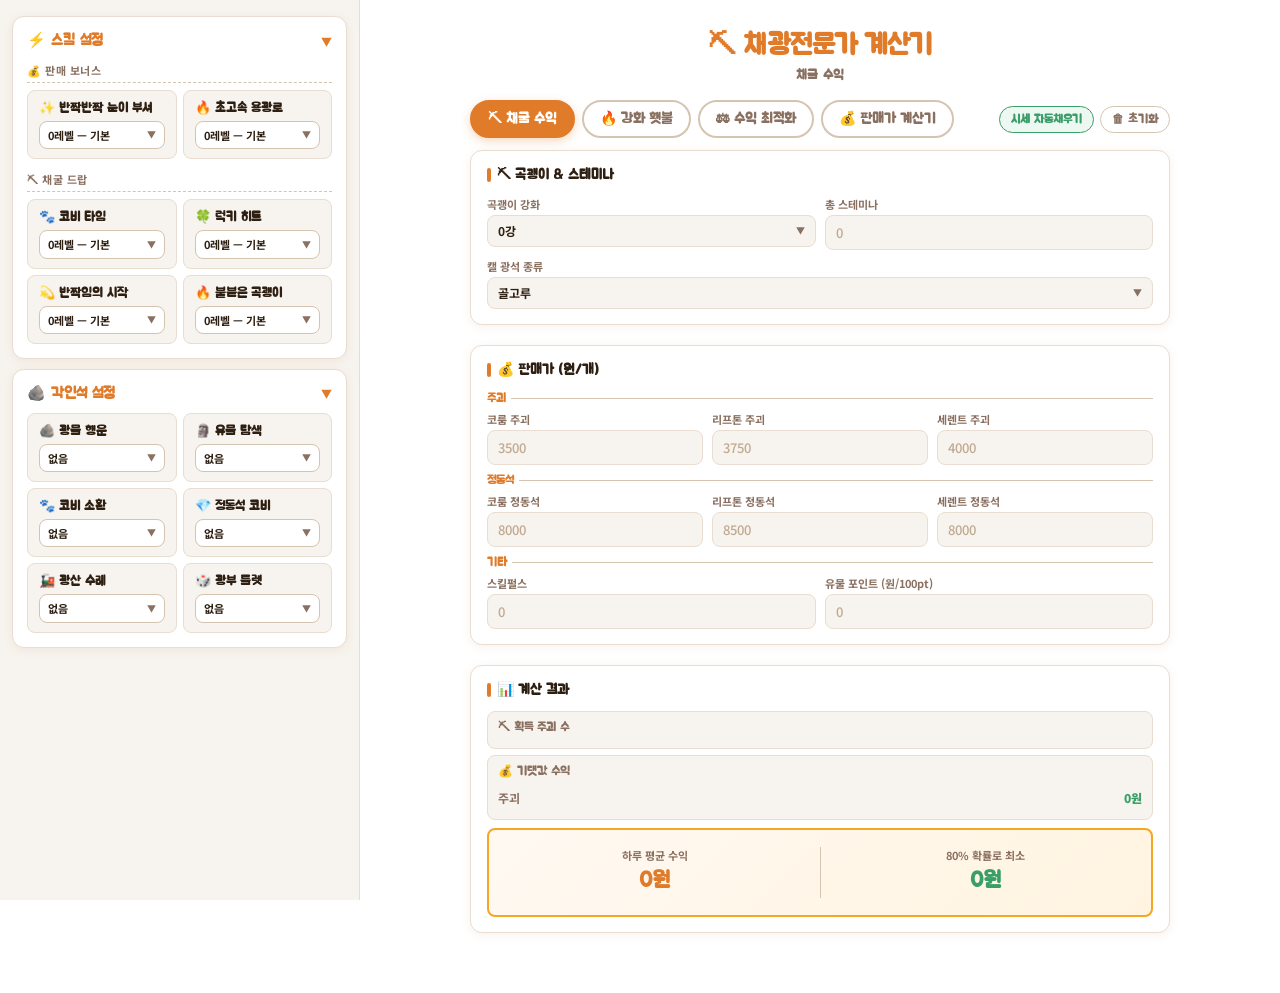
<file: mining.html>
<!DOCTYPE html>
<html lang="ko">
<head>
<meta charset="UTF-8">
<meta name="viewport" content="width=device-width,initial-scale=1.0">
<title>⛏ 채광전문가 계산기</title>
<link rel="preconnect" href="https://fonts.googleapis.com">
<link rel="preconnect" href="https://fonts.gstatic.com" crossorigin>
<link href="https://fonts.googleapis.com/css2?family=Jua&family=Noto+Sans+KR:wght@500;700;900&display=swap" rel="stylesheet">
<style>
*,*::before,*::after{box-sizing:border-box;margin:0;padding:0}
*{font-family:'Noto Sans KR','Apple SD Gothic Neo','Malgun Gothic',sans-serif;font-weight:700}
input,select,button,textarea{font-family:'Noto Sans KR','Apple SD Gothic Neo','Malgun Gothic',sans-serif!important;font-weight:700}
:root{
  --bg:#f7f3ee;--surf:#ffffff;--bdr:#e8ddd0;--bdr2:#d4c4b0;
  --txt:#2d1f12;--muted:#8a7060;--acc:#e07b2a;--acc2:#f5a623;
  --grn:#3a9e68;--grn-bg:#edf8f2;--red:#d94f3d;--red-bg:#fef0ee;
  --blu:#3d6fd4;--blu-bg:#eef3fd;--pur:#7c52c8;--pur-bg:#f3effe;
  --ylw:#c89c00;--ylw-bg:#fffbe8;--r:12px;--rs:8px;--sh:0 2px 10px rgba(180,130,80,.10);
}
html,body{min-height:100vh;background:var(--bg) radial-gradient(circle at 10% 15%,rgba(240,160,60,.07) 0%,transparent 55%),radial-gradient(circle at 90% 85%,rgba(224,123,42,.05) 0%,transparent 55%);color:var(--txt)}
.page{padding:0 0 60px}
.hdr{text-align:center;padding:22px 16px 16px}
.hdr-title{font-family:'Jua',sans-serif!important;font-size:28px;color:var(--acc);letter-spacing:-.5px}
.hdr-tab-name{font-family:'Jua',sans-serif!important;font-size:13px;color:var(--muted);margin-top:4px;letter-spacing:.3px}
.bounce{display:inline-block;animation:bounce 2s ease-in-out infinite}
@keyframes bounce{0%,100%{transform:translateY(0)}50%{transform:translateY(-5px)}}
.layout{display:block;padding:0 16px}
@media(min-width:860px){
  .layout{display:block;padding:0}
  .sidebar{position:fixed;top:0;left:0;width:360px;height:100vh;overflow-y:auto;padding:16px 12px;background:var(--bg);border-right:1.5px solid var(--bdr);box-sizing:border-box;z-index:100}
  .hdr{padding:22px 16px 16px 376px}
  .main{padding:0 16px 0 376px;display:flex;flex-direction:column;align-items:center}
  .main>*{width:100%;max-width:700px;box-sizing:border-box}
}
.skpanel{background:var(--surf);border:1.5px solid var(--bdr);border-radius:var(--r);padding:14px;box-shadow:var(--sh);margin-bottom:14px}
@media(min-width:860px){.skpanel{margin-bottom:0}}
.skpanel-title{font-family:'Jua',sans-serif!important;font-size:15px;color:var(--acc);display:flex;align-items:center;gap:6px;cursor:pointer;user-select:none;margin-bottom:10px}
.skpanel-title:hover{color:var(--acc2)}
.toggle-arrow{font-size:11px;margin-left:auto;transition:transform .2s}
.skpanel.collapsed .toggle-arrow{transform:rotate(-90deg)}
.skpanel.collapsed .skbody{display:none}
.sksec{font-size:11px;font-weight:700;color:var(--muted);letter-spacing:.5px;margin:12px 0 7px;padding-bottom:4px;border-bottom:1px dashed var(--bdr2)}
.skgrid{display:grid;grid-template-columns:1fr 1fr;gap:6px}
.skrow{background:var(--bg);border:1px solid var(--bdr);border-radius:var(--rs);padding:9px 11px;display:flex;flex-direction:column;gap:4px}
.skname{font-family:'Jua',sans-serif!important;font-size:13px;color:var(--txt);white-space:nowrap;overflow:hidden;text-overflow:ellipsis}
/* cdd-ready 방식 — JS가 커스텀 드롭다운 삽입 후 숨김 */
.skrow select{font-size:11px!important;font-weight:700!important;border:1.5px solid var(--bdr2);border-radius:var(--rs);padding:5px 7px;background:var(--surf);color:var(--txt);outline:none;width:100%;cursor:pointer}
.field select{font-size:12px!important;font-weight:700!important;border:1.5px solid var(--bdr);border-radius:var(--rs);padding:7px 10px;background:var(--bg);color:var(--txt);outline:none;width:100%;cursor:pointer}
.skrow select.cdd-ready,.field select.cdd-ready{display:none}
.skinfo{font-size:11px;color:var(--muted);font-weight:500;min-height:14px}
.cdd{position:relative;width:100%}
.skrow .cdd-trigger{display:flex;align-items:center;justify-content:space-between;gap:4px;padding:6px 8px;border:1.5px solid var(--bdr2);border-radius:var(--rs);background:var(--surf);color:var(--txt);font-size:11px!important;font-weight:700!important;cursor:pointer;user-select:none;line-height:1.3;white-space:nowrap;overflow:hidden}
.skrow .cdd-trigger:hover{border-color:var(--acc)}
.field .cdd-trigger{display:flex;align-items:center;justify-content:space-between;gap:4px;padding:7px 10px;border:1.5px solid var(--bdr);border-radius:var(--rs);background:var(--bg);color:var(--txt);font-size:12px!important;font-weight:700!important;cursor:pointer;user-select:none;line-height:1.3;transition:border-color .15s,box-shadow .15s;white-space:nowrap;overflow:hidden}
.field .cdd-trigger:hover{border-color:var(--acc)}
.cdd-label{overflow:hidden;text-overflow:ellipsis;min-width:0;flex:1}
.cdd-trigger .cdd-arrow{font-size:9px;color:var(--muted);flex-shrink:0;transition:transform .15s}
.cdd.open .cdd-trigger{border-color:var(--acc);box-shadow:0 0 0 2px rgba(224,123,42,.15)}
.cdd.open .cdd-arrow{transform:rotate(180deg)}
.cdd-menu{display:none;position:absolute;top:calc(100% + 3px);left:0;right:0;background:var(--surf);border:1.5px solid var(--acc);border-radius:var(--rs);box-shadow:0 6px 20px rgba(0,0,0,.12);z-index:9999;max-height:220px;overflow-y:auto}
.cdd.open .cdd-menu{display:block}
.cdd-item{padding:5px 10px;font-size:11px!important;font-weight:700!important;color:var(--txt);cursor:pointer;border-bottom:1px solid var(--bdr);line-height:1.3;white-space:nowrap;overflow:hidden;text-overflow:ellipsis}
.cdd-item:last-child{border-bottom:none}
.cdd-item:hover{background:var(--ylw-bg);color:var(--acc)}
.cdd-item.selected{background:var(--acc);color:#fff}
.tabbar{display:flex;align-items:center;flex-wrap:wrap;gap:7px;margin-bottom:12px}
.tab{font-family:'Jua',sans-serif!important;font-size:14px;padding:8px 16px;border-radius:20px;border:2px solid var(--bdr2);background:var(--surf);color:var(--muted);cursor:pointer;transition:all .15s;white-space:nowrap}
.tab:hover{border-color:var(--acc);color:var(--acc)}
.tab.on{background:var(--acc);border-color:var(--acc);color:#fff;box-shadow:0 3px 10px rgba(224,123,42,.3)}
.reset-btn{margin-left:auto;font-family:'Jua',sans-serif!important;font-size:12px;padding:5px 11px;border-radius:20px;border:1.5px solid var(--bdr2);background:var(--surf);color:var(--muted);cursor:pointer;transition:all .15s;display:inline-flex;align-items:center;gap:3px}
.reset-btn:hover{border-color:var(--red);color:var(--red);background:var(--red-bg)}
.autofill-btn{font-family:'Jua',sans-serif!important;font-size:12px;padding:5px 11px;border-radius:20px;border:1.5px solid var(--grn);background:var(--grn-bg);color:var(--grn);cursor:pointer;transition:all .15s;display:inline-flex;align-items:center;gap:3px}
.autofill-btn:hover{background:var(--grn);color:#fff}
.panel{display:flex;flex-direction:column;gap:20px}
.card{background:var(--surf);border:1.5px solid var(--bdr);border-radius:var(--r);padding:15px 16px;box-shadow:var(--sh)}
.card-title{font-family:'Jua',sans-serif!important;font-size:14px;color:var(--txt);margin-bottom:12px;display:flex;align-items:center;gap:6px}
.card-title::before{content:'';display:inline-block;width:4px;height:14px;background:var(--acc);border-radius:2px}
.g2{display:grid;grid-template-columns:1fr 1fr;gap:9px}
.g3{display:grid;grid-template-columns:1fr 1fr 1fr;gap:9px}
@media(max-width:500px){.g3{grid-template-columns:1fr 1fr}}
@media(max-width:340px){.g2,.g3{grid-template-columns:1fr}}
.field{display:flex;flex-direction:column;gap:3px}
.field label{font-size:11px;font-weight:700;color:var(--muted)}
.field input{font-size:13px!important;font-weight:700!important;border:1.5px solid var(--bdr);border-radius:var(--rs);padding:7px 10px;background:var(--bg);color:var(--txt);outline:none;width:100%;transition:border-color .15s,box-shadow .15s}
.field input:focus{border-color:var(--acc);box-shadow:0 0 0 3px rgba(224,123,42,.12);background:var(--surf)}
.field input::placeholder{color:#c0aa90;font-weight:500}
.fnote{font-size:10px;color:var(--muted);font-weight:500;margin-top:3px}
.slabel{font-family:'Jua',sans-serif!important;font-size:12px;color:var(--acc);margin:8px 0 5px;display:flex;align-items:center;gap:5px}
.slabel::after{content:'';flex:1;height:1px;background:var(--bdr2)}
.rrow{display:flex;justify-content:space-between;align-items:center;padding:5px 0;border-bottom:1px dashed var(--bdr);gap:8px;font-size:12px}
.rrow:last-child{border-bottom:none}
.rrow-strong{border-top:1px solid var(--bdr2);margin-top:4px;padding-top:6px;font-size:13px;font-weight:900!important}
.rl{color:var(--muted);flex-shrink:0;font-weight:700}
.rv{font-weight:900;text-align:right}
.rv small{font-size:10px;font-weight:500}
.rsec{background:var(--bg);border-radius:var(--rs);padding:8px 10px;margin:6px 0;border:1px solid var(--bdr)}
.rsec-title{font-family:'Jua',sans-serif!important;font-size:12px;color:var(--muted);margin-bottom:5px}
.g{color:var(--grn)}.r{color:var(--red)}.b{color:var(--blu)}.p{color:var(--acc)}.muted{color:var(--muted)}
.bdg{display:inline-block;font-size:10px;font-weight:700;padding:1px 6px;border-radius:20px;vertical-align:middle}
.bg{background:var(--grn-bg);color:var(--grn);border:1px solid var(--grn)}
.br{background:var(--red-bg);color:var(--red);border:1px solid var(--red)}
.bb{background:var(--blu-bg);color:var(--blu);border:1px solid var(--blu)}
.bpu{background:var(--pur-bg);color:var(--pur);border:1px solid var(--pur)}
.result-box{background:linear-gradient(135deg,#fff9f2,#fff4e0);border:2px solid var(--acc2);border-radius:var(--rs);padding:13px;margin:8px 0 0}
.rb-label{font-size:11px;color:var(--muted);font-weight:700;margin-bottom:3px}
.rb-value{font-family:'Jua',sans-serif!important;font-size:22px;color:var(--acc)}
.rb-floor{color:var(--grn)}
.rb-sub{display:block;font-size:10px;color:var(--muted);font-weight:500;margin-top:2px}
.mat-chip{font-size:10px;font-weight:700;background:var(--grn-bg);color:var(--grn);border:1px solid var(--grn);border-radius:4px;padding:1px 6px}
.plan-cols{display:grid;grid-template-columns:1fr 1fr;gap:0;align-items:stretch}
@media(max-width:600px){.plan-cols{grid-template-columns:1fr}}
.plan-col{padding:10px 12px;position:relative;display:flex;flex-direction:column}
.plan-col:first-child{border-right:1.5px solid var(--bdr2)}
.plan-items-wrap{flex:1}
.plan-col-title{font-family:'Jua',sans-serif!important;font-size:15px;color:var(--muted);margin-bottom:10px;padding-bottom:6px;border-bottom:2px solid var(--bdr2);display:flex;align-items:center;gap:6px;letter-spacing:-.3px;flex-wrap:wrap}
.plan-col-title.winner-title{color:var(--acc);border-bottom:3px solid var(--acc)}
.plan-col-title.loser-title{color:var(--muted);opacity:.65}
.plan-craft-item{background:var(--surf);border:1px solid var(--bdr);border-radius:var(--rs);padding:9px 10px;margin-bottom:7px;display:flex;flex-direction:column;gap:4px}
.plan-item-head{display:flex;justify-content:space-between;align-items:flex-start;gap:6px}
.plan-item-name{font-family:'Jua',sans-serif!important;font-size:13px;color:var(--txt);flex:1;min-width:0;line-height:1.3}
.plan-item-name .npi{font-size:10px;font-weight:500;color:var(--muted);display:block;margin-top:1px}
.plan-item-rev{font-size:13px;font-weight:900;color:var(--grn);white-space:nowrap;flex-shrink:0;text-align:right}
.plan-item-count{font-size:11px;font-weight:700;color:var(--muted);display:block;text-align:right;margin-top:1px}
.plan-appr-row{display:flex;flex-wrap:wrap;gap:4px;font-size:10px;color:var(--muted);font-weight:500}
.plan-appr-row .best{color:var(--grn);font-weight:700}
.plan-mat-row{display:flex;flex-wrap:wrap;gap:3px;margin-top:1px}
.plan-item-time{display:flex;align-items:center;gap:4px;font-size:10px;font-weight:700;color:var(--blu);border-top:1px dashed var(--bdr);margin-top:2px;padding-top:4px}
.plan-summary{margin-top:auto;padding-top:8px;border-top:2px solid var(--bdr2)}
.plan-col.winner .plan-summary{border-top-color:var(--acc)}
.plan-summary-row{display:flex;justify-content:space-between;align-items:center;font-size:12px;font-weight:700;padding:3px 0;gap:6px}
.plan-summary-row .sl{color:var(--muted);white-space:nowrap}
.plan-summary-row .sv{color:var(--txt);text-align:right}
.plan-summary-row.rev-row{margin-top:4px;padding-top:4px;border-top:1px dashed var(--bdr2)}
.plan-summary-row.rev-row .sl{font-family:'Jua',sans-serif!important;font-size:13px;color:var(--muted)}
.plan-summary-row.rev-row .sv{font-family:'Jua',sans-serif!important;font-size:20px;color:var(--acc)}
.mat-toggle{font-size:10px;font-weight:700;color:var(--blu);cursor:pointer;user-select:none;display:flex;align-items:center;gap:3px;padding:3px 0}
.mat-toggle:hover{color:var(--acc)}
.mat-detail{display:none;margin-top:4px}
.mat-detail.open{display:block}
.mat-summary-row{display:flex;justify-content:space-between;font-size:12px;font-weight:700;padding:3px 0;border-bottom:1px dashed var(--bdr);gap:6px}
.mat-summary-row:last-child{border-bottom:none}
.mat-summary-row .mn{color:var(--txt);white-space:nowrap}
.mat-summary-row .mv{color:var(--txt);text-align:right}
.swap-info-box{background:var(--surf);border:1px solid var(--bdr);border-radius:var(--rs);padding:9px 10px;margin-bottom:8px}
.swap-info-box-title{font-family:'Jua',sans-serif!important;font-size:13px;color:var(--txt);margin-bottom:6px;padding-bottom:4px;border-bottom:1px dashed var(--bdr)}
.swap-info-row{display:flex;justify-content:space-between;align-items:center;font-size:11px;font-weight:700;padding:2px 0;gap:6px}
.swap-info-row .si-label{color:var(--txt)}
.swap-info-row .si-gain{color:var(--grn);white-space:nowrap;font-size:10px}
.empty-msg{color:var(--muted);font-size:12px;text-align:center;padding:14px 0;font-weight:500}
.opt{font-size:9px;font-weight:700;background:var(--ylw-bg);color:var(--ylw);border:1px solid currentColor;border-radius:4px;padding:0 4px;vertical-align:middle}
::-webkit-scrollbar{width:5px}
::-webkit-scrollbar-thumb{background:var(--bdr2);border-radius:3px}

/* number input 화살표 제거 */
input[type=number]::-webkit-inner-spin-button,
input[type=number]::-webkit-outer-spin-button{-webkit-appearance:none;appearance:none;margin:0}
input[type=number]{-moz-appearance:textfield;appearance:textfield}

/* 상자/세트/개 분리 입력 */
.split-qty-wrap{display:grid;grid-template-columns:1fr 1fr 1fr;border:1.5px solid var(--bdr);border-radius:var(--rs);overflow:hidden;margin-top:2px;background:var(--bg)}
.split-qty-wrap>div{display:flex;flex-direction:column;border-right:1px solid var(--bdr)}
.split-qty-wrap>div:last-child{border-right:none}
.sq-label{font-size:8px;font-weight:700;text-align:center;padding:2px 0;border-bottom:1px solid var(--bdr);background:var(--surf)}
.sq-input{border:none!important;outline:none!important;background:transparent!important;width:100%!important;text-align:center;font-size:13px!important;font-weight:700!important;color:var(--txt)!important;padding:5px 2px!important;box-shadow:none!important;-moz-appearance:textfield!important;appearance:textfield!important}
.sq-input::-webkit-inner-spin-button,.sq-input::-webkit-outer-spin-button{-webkit-appearance:none!important;appearance:none!important;margin:0!important}
.sq-parsed{font-size:10px;font-weight:700;text-align:right;min-height:13px;margin-top:2px}

/* 교환 토글 스위치 */
.swap-toggle-wrap{display:flex;align-items:center;gap:10px;cursor:pointer;user-select:none;padding:10px 12px;background:var(--bg);border:1.5px solid var(--bdr);border-radius:var(--rs);margin-bottom:12px;transition:border-color .15s}
.swap-toggle-wrap:hover{border-color:var(--acc)}
.swap-toggle-input{display:none}
.swap-toggle-track{position:relative;width:40px;height:22px;background:var(--bdr2);border-radius:11px;flex-shrink:0;transition:background .2s}
.swap-toggle-thumb{position:absolute;top:3px;left:3px;width:16px;height:16px;background:#fff;border-radius:50%;box-shadow:0 1px 4px rgba(0,0,0,.2);transition:transform .2s}
.swap-toggle-input:checked+.swap-toggle-track{background:var(--acc)}
.swap-toggle-input:checked+.swap-toggle-track .swap-toggle-thumb{transform:translateX(18px)}
.swap-toggle-input:checked~.swap-toggle-label{color:var(--acc)}
.swap-toggle-label{font-family:'Jua',sans-serif!important;font-size:13px;color:var(--txt);flex-shrink:0}
.swap-toggle-desc{font-size:10px;color:var(--muted);font-weight:500}
.m-craft-card{background:var(--surf);border:1.5px solid var(--bdr);border-radius:var(--rs);padding:12px 13px;margin-bottom:8px;box-shadow:var(--sh)}
.m-craft-header{display:flex;justify-content:space-between;align-items:flex-start;gap:8px;margin-bottom:4px}
.m-craft-name{font-family:'Jua',sans-serif!important;font-size:14px;color:var(--txt)}
.m-craft-rev{font-size:14px;font-weight:900;color:var(--grn);white-space:nowrap}
.m-craft-count{font-size:11px;font-weight:700;color:var(--muted);text-align:right;margin-top:2px}


.sale-grid { display:flex;flex-direction:column;gap:0;border:1.5px solid var(--bdr);border-radius:var(--rs);overflow:hidden }
.sale-grid-head { display:grid;gap:0;background:var(--surf);border-bottom:1.5px solid var(--bdr) }
.sale-grid-row  { display:grid;gap:0;border-bottom:1px solid var(--bdr) }
.sale-grid-row:last-child { border-bottom:none }
.sale-grid-cell { padding:6px 4px;text-align:center;font-size:11px;font-weight:700;border-right:1px solid var(--bdr) }
.sale-grid-cell:last-child { border-right:none }
.sale-grid-label { display:flex;align-items:center;justify-content:flex-start;padding:6px 10px;font-size:12px;font-weight:700;border-right:1px solid var(--bdr);background:var(--bg) }
.sale-grid-head-label { padding:6px 10px;border-right:1px solid var(--bdr);background:var(--surf) }
.sale-grid input.sq-input {
  width:100%;height:100%;border:none!important;border-radius:0!important;
  outline:none!important;background:var(--bg);text-align:center;
  font-size:13px!important;font-weight:700!important;padding:6px 2px!important;
  -moz-appearance:textfield;-webkit-appearance:none;appearance:textfield;
}
.sale-grid input.sq-input:focus { background:var(--surf) }
.sale-grid input.sq-input::-webkit-inner-spin-button,
.sale-grid input.sq-input::-webkit-outer-spin-button { -webkit-appearance:none;appearance:none }

/* 내 스킬 뱃지 */
.my-skill-badge { display:inline-flex;align-items:center;gap:6px;padding:6px 12px;background:var(--ylw-bg);border:1.5px solid var(--ylw);border-radius:var(--rs);font-size:12px;font-weight:700;color:var(--ylw) }
    
</style>
</head>

<!-- Google tag (gtag.js) -->
<script async src="https://www.googletagmanager.com/gtag/js?id=G-TYFFZ1K6QG"></script>
<script>
  window.dataLayer = window.dataLayer || [];
  function gtag(){dataLayer.push(arguments);}
  gtag('js', new Date());

  gtag('config', 'G-TYFFZ1K6QG');
</script>

<body>
<div class="page">
<div class="hdr">
  <div class="hdr-title"><span class="bounce">⛏</span> 채광전문가 계산기</div>
  <div class="hdr-tab-name" id="pageTabTitle">⛏ 채광 계산기</div>
</div>
<div class="layout">

<div class="sidebar">
<div class="skpanel" id="skillPanel">
  <div class="skpanel-title" onclick="toggleSkillPanel()">⚡ 스킬 설정<span class="toggle-arrow">▼</span></div>
  <div class="skbody">
    <div class="sksec">💰 판매 보너스</div>
    <div class="skgrid">
      <div class="skrow"><span class="skname">✨ 반짝반짝 눈이 부셔</span>
        <select id="skillGemSell" onchange="onSkillChange()">
          <option value="0">0레벨 — 기본</option><option value="1">1레벨 — +5%</option><option value="2">2레벨 — +7%</option>
          <option value="3">3레벨 — +10%</option><option value="4">4레벨 — +20%</option><option value="5">5레벨 — +30%</option><option value="6">6레벨 — +50%</option>
        </select>
      </div>
      <div class="skrow"><span class="skname">🔥 초고속 용광로</span>
        <select id="skillFurnace" onchange="onSkillChange()">
          <option value="0">0레벨 — 기본</option><option value="1">1레벨 — -10%</option><option value="2">2레벨 — -30%</option>
          <option value="3">3레벨 — -40%</option><option value="4">4레벨 — -60%</option><option value="5">5레벨 — -80%</option>
        </select>
      </div>
    </div>
    <div class="sksec">⛏ 채굴 드랍</div>
    <div class="skgrid">
      <div class="skrow"><span class="skname">🐾 코비 타임</span>
        <select id="skillCobby" onchange="onSkillChange()">
          <option value="0">0레벨 — 기본</option><option value="1">1레벨 — +1%</option><option value="2">2레벨 — +1.5%</option>
          <option value="3">3레벨 — +2%</option><option value="4">4레벨 — +2.5%</option><option value="5">5레벨 — +3%</option>
          <option value="6">6레벨 — +4%</option><option value="7">7레벨 — +5%</option>
        </select>
      </div>
      <div class="skrow"><span class="skname">🍀 럭키 히트</span>
        <select id="skillLucky" onchange="onSkillChange()">
          <option value="0">0레벨 — 기본</option><option value="1">1레벨 — 1%/+1개</option><option value="2">2레벨 — 2%/+2개</option>
          <option value="3">3레벨 — 3%/+3개</option><option value="4">4레벨 — 4%/+4개</option><option value="5">5레벨 — 5%/+6개</option>
          <option value="6">6레벨 — 6%/+8개</option><option value="7">7레벨 — 7%/+10개</option><option value="8">8레벨 — 8%/+12개</option>
          <option value="9">9레벨 — 10%/+16개</option><option value="10">10레벨 — 15%/+20개</option>
        </select>
      </div>
      <div class="skrow"><span class="skname">💫 반짝임의 시작</span>
        <select id="skillSparkle" onchange="onSkillChange()">
          <option value="0">0레벨 — 기본</option><option value="1">1레벨 — 3% / 1개</option>
          <option value="2">2레벨 — 7% / 1개</option><option value="3">3레벨 — 10% / 2개</option>
        </select>
      </div>
      <div class="skrow"><span class="skname">🔥 불붙은 곡괭이</span>
        <select id="skillFirePick" onchange="onSkillChange()">
          <option value="0">0레벨 — 기본</option><option value="1">1레벨 — 1%</option><option value="2">2레벨 — 2%</option>
          <option value="3">3레벨 — 3%</option><option value="4">4레벨 — 4%</option><option value="5">5레벨 — 5%</option>
          <option value="6">6레벨 — 6%</option><option value="7">7레벨 — 7%</option><option value="8">8레벨 — 8%</option>
          <option value="9">9레벨 — 9%</option><option value="10">10레벨 — 15%</option>
        </select>
      </div>
    </div>
  </div>
</div>

<div class="skpanel" id="engPanel" style="margin-top:10px">
  <div class="skpanel-title" onclick="toggleEngPanel()">🪨 각인석 설정<span class="toggle-arrow">▼</span></div>
  <div class="skbody">
    <div class="skgrid">
      <div class="skrow"><span class="skname">🪨 광물 행운</span>
        <select id="engOreLuck" onchange="onEngravingChange()">
          <option value="0">없음</option><option value="1">1강 — 25%/+1개</option><option value="2">2강 — 50%/+1개</option>
          <option value="3">3강 — 75%/+1개</option><option value="4">4강 — 100%/+1개</option>
        </select>
      </div>
      <div class="skrow"><span class="skname">🗿 유물 탐색</span>
        <select id="engRelic" onchange="onEngravingChange()">
          <option value="0">없음</option><option value="1">1강 — +1%</option><option value="2">2강 — +3%</option><option value="3">3강 — +5%</option>
        </select>
      </div>
      <div class="skrow"><span class="skname">🐾 코비 소환</span>
        <select id="engCobby" onchange="onEngravingChange()">
          <option value="0">없음</option><option value="1">1강 — +1%</option><option value="2">2강 — +3%</option><option value="3">3강 — +5%</option>
        </select>
      </div>
      <div class="skrow"><span class="skname">💎 정동석 코비</span>
        <select id="engGemCobby" onchange="onEngravingChange()">
          <option value="0">없음</option><option value="1">1강 — 5%</option><option value="2">2강 — 10%</option>
          <option value="3">3강 — 20%</option><option value="4">4강 — 30%</option><option value="5">5강 — 50%</option>
        </select>
      </div>
      <div class="skrow"><span class="skname">🚂 광산 수레</span>
        <select id="engCart" onchange="onEngravingChange()">
          <option value="0">없음</option><option value="1">1강 — 0.5%</option><option value="2">2강 — 1%</option>
          <option value="3">3강 — 1.5%</option><option value="4">4강 — 2%</option><option value="5">5강 — 3%</option>
        </select>
      </div>
      <div class="skrow"><span class="skname">🎲 광부 룰렛</span>
        <select id="engRoulette" onchange="onEngravingChange()">
          <option value="0">없음</option><option value="1">1강 — 1%</option><option value="2">2강 — 2%</option>
          <option value="3">3강 — 3%</option><option value="4">4강 — 4%</option><option value="5">5강 — 5%</option>
        </select>
      </div>
    </div>
  </div>
</div>
</div><!-- /sidebar -->

<div class="main">
  <div class="tabbar">
    <div class="tab on" onclick="sw(0,this)">⛏ 채굴 수익</div>
    <div class="tab"    onclick="sw(1,this)">🔥 강화 횃불</div>
    <div class="tab"    onclick="sw(2,this)">⚖ 수익 최적화</div>
    <div class="tab" onclick="sw(3,this)">💰 판매가 계산기</div>
    <div style="margin-left:auto;display:flex;gap:6px;align-items:center">
      <button class="autofill-btn" onclick="autoFillPrices()">시세 자동채우기</button>
      <button class="reset-btn"    onclick="resetAll()">🗑 초기화</button>
    </div>
  </div>

  <!-- TAB 0 -->
  <div id="t0" class="panel">
    <div class="card">
      <div class="card-title">⛏ 곡괭이 &amp; 스테미나</div>
      <div class="g2">
        <div class="field"><label>곡괭이 강화</label>
          <select id="pickaxeLevel" onchange="cs()">
            <option value="0">0강</option><option value="1">1강</option><option value="2">2강</option><option value="3">3강</option><option value="4">4강</option><option value="5">5강</option>
            <option value="6">6강</option><option value="7">7강</option><option value="8">8강</option><option value="9">9강</option><option value="10">10강</option><option value="11">11강</option>
            <option value="12">12강</option><option value="13">13강</option><option value="14">14강</option><option value="15">15강</option>
          </select>
        </div>
        <div class="field"><label>총 스테미나</label><input id="totalStamina" type="number" inputmode="numeric" placeholder="0" oninput="cs()"></div>
      </div>
      <div class="field" style="margin-top:8px"><label>캘 광석 종류</label>
        <select id="oreType" onchange="cs()">
          <option value="even">골고루</option>
          <option value="corum">코룸만</option><option value="rifton">리프톤만</option><option value="serent">세렌트만</option>
        </select>
      </div>
    </div>
    <div class="card">
      <div class="card-title">💰 판매가 (원/개)</div>
      <div class="slabel">주괴</div>
      <div class="g3">
        <div class="field"><label>코룸 주괴</label><input id="ingotPriceC" type="number" inputmode="numeric" placeholder="3500" oninput="cs()"></div>
        <div class="field"><label>리프톤 주괴</label><input id="ingotPriceR" type="number" inputmode="numeric" placeholder="3750" oninput="cs()"></div>
        <div class="field"><label>세렌트 주괴</label><input id="ingotPriceS" type="number" inputmode="numeric" placeholder="4000" oninput="cs()"></div>
      </div>
      <div class="slabel" style="margin-top:8px">정동석</div>
      <div class="g3">
        <div class="field"><label>코룸 정동석</label><input id="gemPriceC" type="number" inputmode="numeric" placeholder="8000" oninput="cs()"></div>
        <div class="field"><label>리프톤 정동석</label><input id="gemPriceR" type="number" inputmode="numeric" placeholder="8500" oninput="cs()"></div>
        <div class="field"><label>세렌트 정동석</label><input id="gemPriceS" type="number" inputmode="numeric" placeholder="8000" oninput="cs()"></div>
      </div>
      <div class="slabel" style="margin-top:8px">기타</div>
      <div class="g2">
        <div class="field"><label>스킬펄스</label><input id="skillPulsePrice" type="number" inputmode="numeric" placeholder="0" oninput="cs()"></div>
        <div class="field"><label>유물 포인트 (원/100pt)</label><input id="artifactPtPrice" type="number" inputmode="numeric" placeholder="0" oninput="cs()"></div>
      </div>
    </div>
    <div class="card"><div class="card-title">📊 계산 결과</div><div id="sRes"><div class="empty-msg">값을 입력하면 계산됩니다</div></div></div>
  </div>

  <!-- TAB 1 -->
  <div id="t1" class="panel" style="display:none">
    <div class="card">
      <div class="card-title">🪵 재료 가격 (원/세트)</div>
      <div class="g2">
        <div class="field"><label>숯 / 석탄</label><input id="tCharcoalPrice" type="number" inputmode="numeric" placeholder="0" oninput="ct()"></div>
        <div class="field"><label>원목</label><input id="tWoodPrice" type="number" inputmode="numeric" placeholder="0" oninput="ct()"></div>
      </div>
    </div>
    <div class="card">
      <div class="card-title">📋 제작 계획</div>
      <div class="g2">
        <div class="field">
          <label>만들 횃불 수</label>
          <div class="split-qty-wrap">
            <div><span class="sq-label">상자</span><input id="tWantCount_box" type="number" inputmode="numeric" placeholder="0" min="0" oninput="ct()" class="sq-input"></div>
            <div><span class="sq-label">세트</span><input id="tWantCount_set" type="number" inputmode="numeric" placeholder="0" min="0" oninput="ct()" class="sq-input"></div>
            <div><span class="sq-label">개</span><input id="tWantCount_ea"  type="number" inputmode="numeric" placeholder="0" min="0" oninput="ct()" class="sq-input"></div>
          </div>
          <div id="tWantCountParsed" class="sq-parsed" style="color:var(--acc)"></div>
        </div>
        <div class="field"><label>횃불 판매가 (원/세트) <span class="opt">선택</span></label><input id="tSellPrice" type="number" inputmode="numeric" placeholder="미입력 시 재료비만" oninput="ct()"></div>
      </div>
    </div>
    <div class="card"><div class="card-title">📊 계산 결과</div><div id="tRes"><div class="empty-msg">값을 입력하면 계산됩니다</div></div></div>
  </div>

  <!-- TAB 2 -->
  <div id="t2" class="panel" style="display:none">
    <div class="card">
      <div class="card-title">📦 보유 주괴</div>
      <div class="g3">
        <div class="field">
          <label style="color:#e07b2a">코룸 주괴</label>
          <div class="split-qty-wrap">
            <div><span class="sq-label" style="color:#e07b2a">상자</span><input id="iCo_box" type="number" inputmode="numeric" placeholder="0" min="0" oninput="co()" class="sq-input"></div>
            <div><span class="sq-label" style="color:#e07b2a">세트</span><input id="iCo_set" type="number" inputmode="numeric" placeholder="0" min="0" oninput="co()" class="sq-input"></div>
            <div><span class="sq-label" style="color:#e07b2a">개</span><input id="iCo_ea"  type="number" inputmode="numeric" placeholder="0" min="0" oninput="co()" class="sq-input"></div>
          </div>
          <div id="iCo_p" class="sq-parsed" style="color:#e07b2a"></div>
        </div>
        <div class="field">
          <label style="color:#3a9e68">리프톤 주괴</label>
          <div class="split-qty-wrap">
            <div><span class="sq-label" style="color:#3a9e68">상자</span><input id="iRi_box" type="number" inputmode="numeric" placeholder="0" min="0" oninput="co()" class="sq-input"></div>
            <div><span class="sq-label" style="color:#3a9e68">세트</span><input id="iRi_set" type="number" inputmode="numeric" placeholder="0" min="0" oninput="co()" class="sq-input"></div>
            <div><span class="sq-label" style="color:#3a9e68">개</span><input id="iRi_ea"  type="number" inputmode="numeric" placeholder="0" min="0" oninput="co()" class="sq-input"></div>
          </div>
          <div id="iRi_p" class="sq-parsed" style="color:#3a9e68"></div>
        </div>
        <div class="field">
          <label style="color:#3d6fd4">세렌트 주괴</label>
          <div class="split-qty-wrap">
            <div><span class="sq-label" style="color:#3d6fd4">상자</span><input id="iSe_box" type="number" inputmode="numeric" placeholder="0" min="0" oninput="co()" class="sq-input"></div>
            <div><span class="sq-label" style="color:#3d6fd4">세트</span><input id="iSe_set" type="number" inputmode="numeric" placeholder="0" min="0" oninput="co()" class="sq-input"></div>
            <div><span class="sq-label" style="color:#3d6fd4">개</span><input id="iSe_ea"  type="number" inputmode="numeric" placeholder="0" min="0" oninput="co()" class="sq-input"></div>
          </div>
          <div id="iSe_p" class="sq-parsed" style="color:#3d6fd4"></div>
        </div>
      </div>
    </div>
    <div class="card">
      <div class="card-title">💰 주괴 단가 (원/개)</div>
      <div class="g3">
        <div class="field"><label>코룸 주괴</label><input id="oCo" type="number" inputmode="numeric" placeholder="3500" oninput="co()"></div>
        <div class="field"><label>리프톤 주괴</label><input id="oRi" type="number" inputmode="numeric" placeholder="3750" oninput="co()"></div>
        <div class="field"><label>세렌트 주괴</label><input id="oSe" type="number" inputmode="numeric" placeholder="4000" oninput="co()"></div>
      </div>
    </div>
    <div class="card">
      <div class="card-title">🏪 라이프스톤 / 어빌리티 스톤 (원/개)</div>
      <div class="g2">
        <div class="field"><label>하급 라이프스톤</label><input id="oL1" type="number" inputmode="numeric" placeholder="0" oninput="co()"></div>
        <div class="field"><label>중급 라이프스톤</label><input id="oL2" type="number" inputmode="numeric" placeholder="0" oninput="co()"></div>
        <div class="field"><label>상급 라이프스톤</label><input id="oL3" type="number" inputmode="numeric" placeholder="0" oninput="co()"></div>
        <div class="field"><label>어빌리티 스톤</label><input id="oAb" type="number" inputmode="numeric" placeholder="0" oninput="co()"></div>
      </div>
    </div>
    <div class="card">
      <div class="card-title">📦 바닐라 재료 가격</div>
      <div class="slabel">조약돌 묶음 (원/세트)</div>
      <div class="g2">
        <div class="field"><label>조약돌 묶음</label><input id="vCo" type="number" inputmode="numeric" placeholder="0" oninput="co()"></div>
        <div class="field"><label>심층암 조약돌 묶음</label><input id="vDc" type="number" inputmode="numeric" placeholder="0" oninput="co()"></div>
      </div>
      <div class="slabel" style="margin-top:8px">바닐라 광물 블럭 (원/세트)</div>
      <div class="g3">
        <div class="field"><label>구리 블럭</label><input id="vCu" type="number" inputmode="numeric" placeholder="0" oninput="co()"></div>
        <div class="field"><label>철 블럭</label><input id="vIr" type="number" inputmode="numeric" placeholder="0" oninput="co()"></div>
        <div class="field"><label>금 블럭</label><input id="vGo" type="number" inputmode="numeric" placeholder="0" oninput="co()"></div>
        <div class="field"><label>다이아 블럭</label><input id="vDi" type="number" inputmode="numeric" placeholder="0" oninput="co()"></div>
        <div class="field"><label>레드스톤 블럭</label><input id="vRe" type="number" inputmode="numeric" placeholder="0" oninput="co()"></div>
        <div class="field"><label>청금석 블럭</label><input id="vLa" type="number" inputmode="numeric" placeholder="0" oninput="co()"></div>
        <div class="field"><label>자수정 블럭</label><input id="vAm" type="number" inputmode="numeric" placeholder="0" oninput="co()"></div>
      </div>
    </div>
    <div class="card">
      <div class="card-title">📊 최적화 결과</div>
      <label class="swap-toggle-wrap">
        <input type="checkbox" id="swapEnabled" onchange="co()" class="swap-toggle-input">
        <span class="swap-toggle-track">
          <span class="swap-toggle-thumb"></span>
        </span>
        <span class="swap-toggle-label">🔄 주괴 교환 고려</span>
        <span class="swap-toggle-desc">다른 종류 주괴로 교환 후 제작 비교</span>
      </label>
      <div id="oRes"><div class="empty-msg">값을 입력하면 계산됩니다</div></div>
    </div>
  </div>



  <!-- TAB 3: 판매가 계산기 -->
  <div id="t3" class="panel" style="display:none">

    <!-- ══════════ 정동석 패널 ══════════ -->
    <div id="salePanelGem">

      <div class="card">
        <div class="card-title">💎 정동석 수량 입력</div>

        <!-- 내 스킬 표시 -->
        <div id="saleGemMySkillBadge" class="my-skill-badge" style="margin-bottom:10px">
          ✨ 반짝반짝 눈이 부셔 — <span id="saleGemMySkillVal">로딩중</span>
        </div>

        <!-- 3종 × 상자·세트·개 그리드 -->
        <div class="sale-grid">
          <div class="sale-grid-head" style="grid-template-columns:70px 1fr 1fr 1fr">
            <div class="sale-grid-head-label"></div>
            <div class="sale-grid-cell">상자</div>
            <div class="sale-grid-cell">세트</div>
            <div class="sale-grid-cell">개</div>
          </div>
          <div class="sale-grid-row" style="grid-template-columns:70px 1fr 1fr 1fr">
            <div class="sale-grid-label" style="color:#e07b2a">코룸</div>
            <div class="sale-grid-cell"><input id="saleGemC_box" type="number" inputmode="numeric" placeholder="0" min="0" onwheel="return false" oninput="calcSaleGem()" class="sq-input"></div>
            <div class="sale-grid-cell"><input id="saleGemC_set" type="number" inputmode="numeric" placeholder="0" min="0" onwheel="return false" oninput="calcSaleGem()" class="sq-input"></div>
            <div class="sale-grid-cell"><input id="saleGemC_ea"  type="number" inputmode="numeric" placeholder="0" min="0" onwheel="return false" oninput="calcSaleGem()" class="sq-input"></div>
          </div>
          <div class="sale-grid-row" style="grid-template-columns:70px 1fr 1fr 1fr">
            <div class="sale-grid-label" style="color:#3a9e68">리프톤</div>
            <div class="sale-grid-cell"><input id="saleGemR_box" type="number" inputmode="numeric" placeholder="0" min="0" onwheel="return false" oninput="calcSaleGem()" class="sq-input"></div>
            <div class="sale-grid-cell"><input id="saleGemR_set" type="number" inputmode="numeric" placeholder="0" min="0" onwheel="return false" oninput="calcSaleGem()" class="sq-input"></div>
            <div class="sale-grid-cell"><input id="saleGemR_ea"  type="number" inputmode="numeric" placeholder="0" min="0" onwheel="return false" oninput="calcSaleGem()" class="sq-input"></div>
          </div>
          <div class="sale-grid-row" style="grid-template-columns:70px 1fr 1fr 1fr">
            <div class="sale-grid-label" style="color:#3d6fd4">세렌트</div>
            <div class="sale-grid-cell"><input id="saleGemS_box" type="number" inputmode="numeric" placeholder="0" min="0" onwheel="return false" oninput="calcSaleGem()" class="sq-input"></div>
            <div class="sale-grid-cell"><input id="saleGemS_set" type="number" inputmode="numeric" placeholder="0" min="0" onwheel="return false" oninput="calcSaleGem()" class="sq-input"></div>
            <div class="sale-grid-cell"><input id="saleGemS_ea"  type="number" inputmode="numeric" placeholder="0" min="0" onwheel="return false" oninput="calcSaleGem()" class="sq-input"></div>
          </div>
        </div>
        <div id="saleGemQtyParsed" class="sq-parsed" style="margin-top:6px;min-height:16px"></div>
      </div>

      <div class="card">
        <div class="card-title">📊 계산 결과</div>
        <div id="saleGemRes"><div class="empty-msg">값을 입력하면 계산됩니다</div></div>
      </div>
    </div>

  </div>
  
</div><!-- /main -->
</div><!-- /layout -->
</div><!-- /page -->

<script type="module">
  /* ── import 경로: 공백 파일명 → %20 인코딩 ── */
  import {
    sw, cs, ct, co,
    onSkillChange, onEngravingChange,
    autoFillPrices, init,
    calcSaleGem,
  } from './mining%20app.js';

  /* 전역 노출 (HTML onclick에서 호출) */
  window.sw               = sw;
  window.cs               = cs;
  window.ct               = ct;
  window.co               = co;
  window.onSkillChange    = onSkillChange;
  window.onEngravingChange= onEngravingChange;
  window.autoFillPrices   = autoFillPrices;
  window.init             = init;
  window.calcSaleGem      = calcSaleGem;

  const SAVE_IDS = [
    'skillGemSell','skillFurnace',
    'skillCobby','skillSparkle','skillLucky','skillFirePick',
    'engOreLuck','engRelic','engCobby','engGemCobby','engCart','engRoulette',
    'pickaxeLevel','totalStamina','oreType',
    'ingotPriceC','ingotPriceR','ingotPriceS',
    'gemPriceC','gemPriceR','gemPriceS',
    'skillPulsePrice','artifactPtPrice',
    'oL1','oL2','oL3','oAb',
    'iCo_box','iCo_set','iCo_ea',
    'iRi_box','iRi_set','iRi_ea',
    'iSe_box','iSe_set','iSe_ea',
    'oCo','oRi','oSe',
    'vCo','vDc','vCu','vIr','vGo','vDi','vRe','vLa','vAm',
    'tCharcoalPrice','tWoodPrice','tSellPrice',
    'tWantCount_box','tWantCount_set','tWantCount_ea',
    'saleGemC_box','saleGemC_set','saleGemC_ea',
    'saleGemR_box','saleGemR_set','saleGemR_ea',
    'saleGemS_box','saleGemS_set','saleGemS_ea',
  ];
  const KEY = 'miner_calc_v5';

  function saveAll() {
    const d = {};
    SAVE_IDS.forEach(id => { const e=document.getElementById(id); if(e) d[id]=e.value; });
    localStorage.setItem(KEY, JSON.stringify(d));
  }

  function loadAll() {
    try {
      const d = JSON.parse(localStorage.getItem(KEY)||'{}');
      SAVE_IDS.forEach(id => { const e=document.getElementById(id); if(e&&d[id]!==undefined) e.value=d[id]; });
    } catch(e) {}
  }

  window.toggleSkillPanel = () => document.getElementById('skillPanel').classList.toggle('collapsed');
  window.toggleEngPanel   = () => document.getElementById('engPanel').classList.toggle('collapsed');

  window.resetAll = () => {
    if (!confirm('입력된 값을 모두 초기화할까요?')) return;
    localStorage.removeItem(KEY);
    SAVE_IDS.forEach(id => {
      const e = document.getElementById(id); if(!e) return;
      if(e.tagName==='SELECT') e.selectedIndex=0; else e.value='';
    });
    syncDropdownLabels();
    init();
  };

  /* ── 커스텀 드롭다운 (cdd-ready 방식) ── */
  function initOneCdd(sel) {
    if(!sel || sel.previousElementSibling?.classList.contains('cdd')) return;
    const cdd = document.createElement('div'); cdd.className='cdd';
    const trigger = document.createElement('div'); trigger.className='cdd-trigger';
    const label = document.createElement('span'); label.className='cdd-label';
    label.textContent = sel.options[sel.selectedIndex]?.text||'';
    const arrow = document.createElement('span'); arrow.className='cdd-arrow'; arrow.textContent='▼';
    trigger.appendChild(label); trigger.appendChild(arrow);
    const menu = document.createElement('div'); menu.className='cdd-menu';
    Array.from(sel.options).forEach((opt,i) => {
      const item = document.createElement('div');
      item.className = 'cdd-item'+(i===sel.selectedIndex?' selected':'');
      item.textContent = opt.text; item.dataset.value = opt.value;
      item.addEventListener('click', () => {
        sel.value=opt.value; label.textContent=opt.text;
        menu.querySelectorAll('.cdd-item').forEach(el=>el.classList.remove('selected'));
        item.classList.add('selected'); cdd.classList.remove('open');
        sel.dispatchEvent(new Event('change',{bubbles:true}));
      });
      menu.appendChild(item);
    });
    trigger.addEventListener('click', e => {
      e.stopPropagation();
      const isOpen = cdd.classList.contains('open');
      document.querySelectorAll('.cdd.open').forEach(el=>el.classList.remove('open'));
      if(!isOpen) cdd.classList.add('open');
    });
    cdd.appendChild(trigger); cdd.appendChild(menu);
    sel.parentNode.insertBefore(cdd, sel);
    sel.classList.add('cdd-ready'); // JS 완성 후 네이티브 select 숨김
  }

  function syncDropdownLabels() {
    document.querySelectorAll('.skrow select, .field select').forEach(sel => {
      const cdd = sel.previousElementSibling;
      if(!cdd?.classList.contains('cdd')) return;
      const label = cdd.querySelector('.cdd-label');
      if(label) label.textContent = sel.options[sel.selectedIndex]?.text||'';
      cdd.querySelectorAll('.cdd-item').forEach(item => {
        item.classList.toggle('selected', item.dataset.value===sel.value);
      });
    });
  }

  document.addEventListener('click', e => {
    if(!e.target.closest('.cdd')) document.querySelectorAll('.cdd.open').forEach(el=>el.classList.remove('open'));
  });

  function domReady(fn) {
    if (document.readyState === 'loading') document.addEventListener('DOMContentLoaded', fn);
    else fn();
  }

  domReady(() => {
    loadAll();
    document.querySelectorAll('.skrow select, .field select').forEach(sel=>initOneCdd(sel));
    syncDropdownLabels();
    init();
    SAVE_IDS.forEach(id => {
      const e = document.getElementById(id); if(!e) return;
      e.addEventListener(e.tagName==='SELECT'?'change':'input', saveAll);
    });
    // 체크박스 별도 바인딩 (SAVE_IDS 밖)
    const swapCb = document.getElementById('swapEnabled');
    if (swapCb) swapCb.addEventListener('change', () => { window.co(); });
  });
</script>
</body>
</html>
</file>
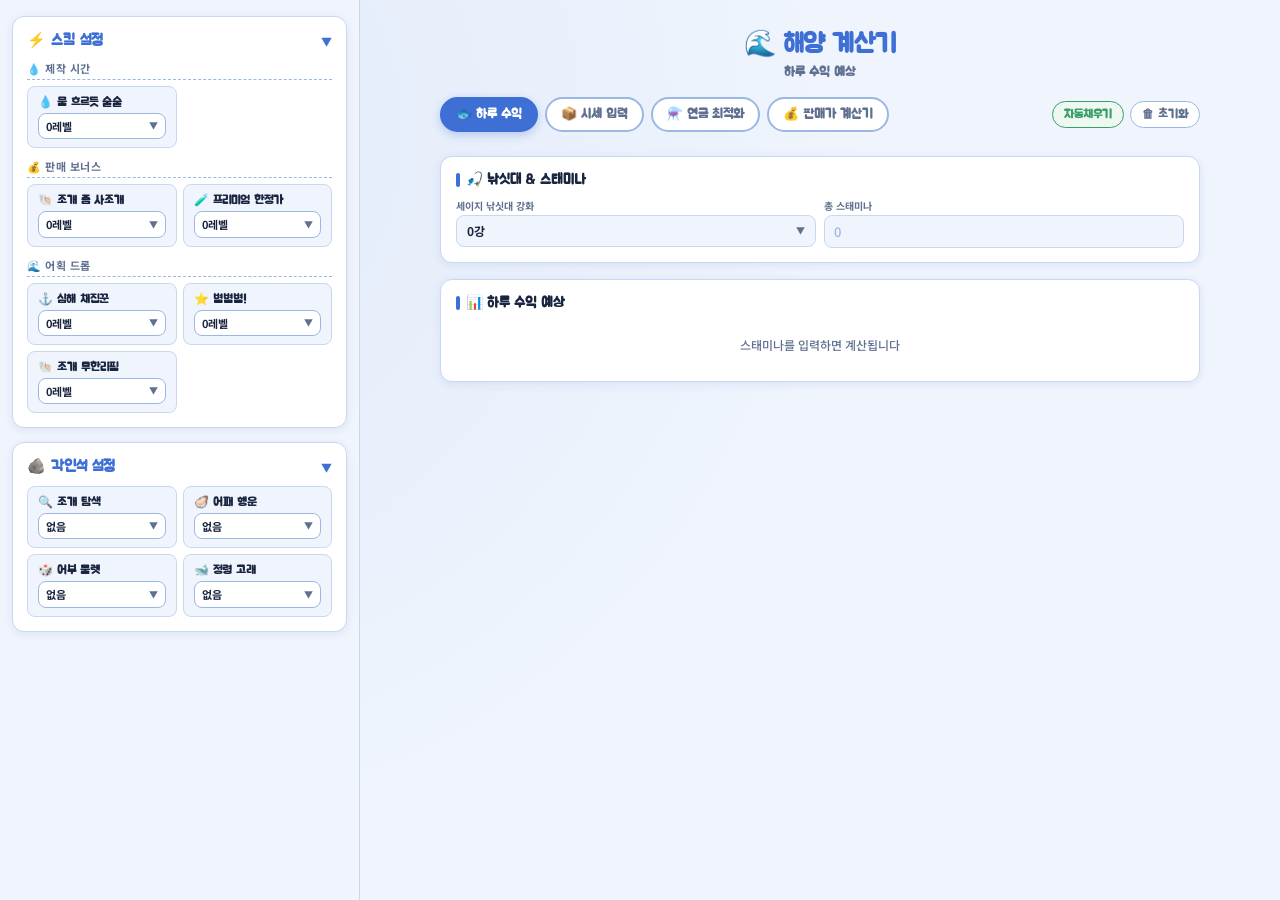
<file: ocean.html>
<!DOCTYPE html>
<html lang="ko">
<head>
<meta charset="UTF-8">
<meta name="viewport" content="width=device-width,initial-scale=1.0">
<title>해양 계산기</title>
<link rel="preconnect" href="https://fonts.googleapis.com">
<link rel="preconnect" href="https://fonts.gstatic.com" crossorigin>
<link href="https://fonts.googleapis.com/css2?family=Jua&family=Noto+Sans+KR:wght@500;700;900&display=swap" rel="stylesheet">
<style>
*,*::before,*::after{box-sizing:border-box;margin:0;padding:0}
*,input,select,button,textarea{font-family:'Noto Sans KR','Apple SD Gothic Neo',sans-serif!important;font-weight:700}
:root{
  --bg:#f0f5fd;--surf:#fff;--bdr:#c8d8f0;--bdr2:#9ab8e4;
  --txt:#1a2540;--muted:#607090;--acc:#3d6fd4;--acc2:#6090e8;
  --grn:#3a9e68;--grn-bg:#edf8f2;--red:#d94f3d;--red-bg:#fef0ee;
  --ylw:#c89c00;--ylw-bg:#fffbe8;--r:12px;--rs:8px;--sh:0 2px 10px rgba(40,80,180,.10);
}
html,body{min-height:100vh;background:var(--bg) radial-gradient(circle at 10% 15%,rgba(61,111,212,.08) 0%,transparent 55%);color:var(--txt)}
.page{padding:0 0 60px}
.hdr{text-align:center;padding:22px 16px 16px;position:relative}
.hdr-back{position:absolute;left:16px;top:50%;transform:translateY(-50%);font-family:'Jua',sans-serif!important;font-size:13px;color:var(--muted);text-decoration:none;display:inline-flex;align-items:center;gap:4px;padding:6px 12px;border-radius:20px;border:1.5px solid var(--bdr2);background:var(--surf);transition:all .15s}
.hdr-back:hover{border-color:var(--acc);color:var(--acc)}
.hdr-title{font-family:'Jua',sans-serif!important;font-size:26px;color:var(--acc);letter-spacing:-.5px}
.hdr-tab-name{font-family:'Jua',sans-serif!important;font-size:13px;color:var(--muted);margin-top:4px}
.bounce{display:inline-block;animation:bounce 2s ease-in-out infinite}
@keyframes bounce{0%,100%{transform:translateY(0)}50%{transform:translateY(-5px)}}
.layout{display:block;padding:0 16px}
@media(min-width:900px){
  .sidebar{position:fixed;top:0;left:0;width:360px;height:100vh;overflow-y:auto;padding:16px 12px;background:var(--bg);border-right:1.5px solid var(--bdr);z-index:100}
  .hdr{padding:22px 16px 16px 376px}
  .main{padding:0 16px 0 376px;display:flex;flex-direction:column;align-items:center}
  .main>*{width:100%;max-width:760px}
}
.skpanel{background:var(--surf);border:1.5px solid var(--bdr);border-radius:var(--r);padding:14px;box-shadow:var(--sh);margin-bottom:14px}
.skpanel-title{font-family:'Jua',sans-serif!important;font-size:15px;color:var(--acc);display:flex;align-items:center;gap:6px;cursor:pointer;user-select:none;margin-bottom:10px}
.skpanel-title:hover{color:var(--acc2)}
.toggle-arrow{font-size:11px;margin-left:auto;transition:transform .2s}
.skpanel.collapsed .toggle-arrow{transform:rotate(-90deg)}
.skpanel.collapsed .skbody{display:none}
.sksec{font-size:11px;font-weight:700;color:var(--muted);letter-spacing:.5px;margin:10px 0 6px;padding-bottom:3px;border-bottom:1px dashed var(--bdr2)}
.skgrid{display:grid;grid-template-columns:1fr 1fr;gap:6px}
.skrow{background:var(--bg);border:1px solid var(--bdr);border-radius:var(--rs);padding:8px 10px;display:flex;flex-direction:column;gap:3px}
.skname{font-family:'Jua',sans-serif!important;font-size:12px;color:var(--txt);white-space:nowrap;overflow:hidden;text-overflow:ellipsis}
.skrow select{font-size:11px!important;font-weight:700!important;border:1.5px solid var(--bdr2);border-radius:var(--rs);padding:4px 6px;background:var(--surf);color:var(--txt);outline:none;width:100%;cursor:pointer}
.field select{font-size:12px!important;font-weight:700!important;border:1.5px solid var(--bdr);border-radius:var(--rs);padding:7px 10px;background:var(--bg);color:var(--txt);outline:none;width:100%;cursor:pointer}
.skrow select.cdd-ready,.field select.cdd-ready{display:none}
.skinfo{font-size:10px;color:var(--muted);font-weight:500;min-height:13px}
.cdd{position:relative;width:100%}
.skrow .cdd-trigger,.field .cdd-trigger{display:flex;align-items:center;justify-content:space-between;gap:4px;padding:5px 7px;border:1.5px solid var(--bdr2);border-radius:var(--rs);background:var(--surf);color:var(--txt);font-size:11px!important;font-weight:700!important;cursor:pointer;user-select:none;line-height:1.3;white-space:nowrap;overflow:hidden}
.field .cdd-trigger{padding:7px 10px;font-size:12px!important;background:var(--bg);border-color:var(--bdr)}
.skrow .cdd-trigger:hover,.field .cdd-trigger:hover{border-color:var(--acc)}
.cdd-label{overflow:hidden;text-overflow:ellipsis;min-width:0;flex:1}
.cdd-trigger .cdd-arrow{font-size:9px;color:var(--muted);flex-shrink:0;transition:transform .15s}
.cdd.open .cdd-trigger{border-color:var(--acc);box-shadow:0 0 0 2px rgba(61,111,212,.15)}
.cdd.open .cdd-arrow{transform:rotate(180deg)}
.cdd-menu{display:none;position:absolute;top:calc(100% + 3px);left:0;right:0;background:var(--surf);border:1.5px solid var(--acc);border-radius:var(--rs);box-shadow:0 6px 20px rgba(0,0,0,.12);z-index:9999;max-height:220px;overflow-y:auto}
.cdd.open .cdd-menu{display:block}
.cdd-item{padding:5px 10px;font-size:11px!important;font-weight:700!important;color:var(--txt);cursor:pointer;border-bottom:1px solid var(--bdr);line-height:1.3;white-space:nowrap;overflow:hidden;text-overflow:ellipsis}
.cdd-item:last-child{border-bottom:none}
.cdd-item:hover{background:var(--ylw-bg);color:var(--acc)}
.cdd-item.selected{background:var(--acc);color:#fff}
.tabbar{display:flex;align-items:center;flex-wrap:wrap;gap:7px;margin-bottom:12px}
.tab{font-family:'Jua',sans-serif!important;font-size:13px;padding:7px 14px;border-radius:20px;border:2px solid var(--bdr2);background:var(--surf);color:var(--muted);cursor:pointer;transition:all .15s;white-space:nowrap}
.tab:hover{border-color:var(--acc);color:var(--acc)}
.tab.on{background:var(--acc);border-color:var(--acc);color:#fff;box-shadow:0 3px 10px rgba(61,111,212,.3)}
.reset-btn{font-family:'Jua',sans-serif!important;font-size:12px;padding:5px 11px;border-radius:20px;border:1.5px solid var(--bdr2);background:var(--surf);color:var(--muted);cursor:pointer;transition:all .15s}
.reset-btn:hover{border-color:var(--red);color:var(--red);background:var(--red-bg)}
.autofill-btn{font-family:'Jua',sans-serif!important;font-size:12px;padding:5px 11px;border-radius:20px;border:1.5px solid var(--grn);background:var(--grn-bg);color:var(--grn);cursor:pointer;transition:all .15s}
.autofill-btn:hover{background:var(--grn);color:#fff}
.panel{display:flex;flex-direction:column;gap:16px;padding-top:12px;padding-bottom:24px}
.card{background:var(--surf);border:1.5px solid var(--bdr);border-radius:var(--r);padding:14px 15px;box-shadow:var(--sh)}
.card-title{font-family:'Jua',sans-serif!important;font-size:14px;color:var(--txt);margin-bottom:10px;display:flex;align-items:center;gap:6px}
.card-title::before{content:'';display:inline-block;width:4px;height:14px;background:var(--acc);border-radius:2px}
.g2{display:grid;grid-template-columns:1fr 1fr;gap:8px}
.g3{display:grid;grid-template-columns:1fr 1fr 1fr;gap:8px}
.g5{display:grid;grid-template-columns:repeat(5,1fr);gap:6px}
@media(max-width:500px){.g3{grid-template-columns:1fr 1fr}.g5{grid-template-columns:1fr 1fr}}
.field{display:flex;flex-direction:column;gap:3px}
.field label{font-size:10px;font-weight:700;color:var(--muted);line-height:1.3}
.field input{font-size:13px!important;font-weight:700!important;border:1.5px solid var(--bdr);border-radius:var(--rs);padding:6px 9px;background:var(--bg);color:var(--txt);outline:none;width:100%;transition:border-color .15s,box-shadow .15s}
.field input:focus{border-color:var(--acc);box-shadow:0 0 0 3px rgba(61,111,212,.12);background:var(--surf)}
.field input::placeholder{color:#a0b8d8;font-weight:500}
.slabel{font-family:'Jua',sans-serif!important;font-size:12px;color:var(--acc);margin:8px 0 5px;display:flex;align-items:center;gap:5px}
.slabel::after{content:'';flex:1;height:1px;background:var(--bdr2)}
.fnote{font-size:10px;color:var(--muted);font-weight:500;margin-top:3px}
.rrow{display:flex;justify-content:space-between;align-items:center;padding:4px 0;border-bottom:1px dashed var(--bdr);gap:8px;font-size:12px}
.rrow:last-child{border-bottom:none}
.rrow-strong{border-top:1px solid var(--bdr2);margin-top:4px;padding-top:5px;font-size:13px;font-weight:900!important}
.rl{color:var(--muted);flex-shrink:0;font-weight:700}
.rv{font-weight:900;text-align:right}
.rsec{background:var(--bg);border-radius:var(--rs);padding:8px 10px;margin:5px 0;border:1px solid var(--bdr)}
.rsec-title{font-family:'Jua',sans-serif!important;font-size:12px;color:var(--muted);margin-bottom:5px}
.g{color:var(--grn)}.r{color:var(--red)}
.result-box{background:linear-gradient(135deg,#f0f5ff,#e8eeff);border:2px solid var(--acc2);border-radius:var(--rs);padding:12px;margin:8px 0 0}
.rb-label{font-size:11px;color:var(--muted);font-weight:700;margin-bottom:3px}
.rb-value{font-family:'Jua',sans-serif!important;font-size:20px;color:var(--acc)}
.rb-sub{display:block;font-size:10px;color:var(--muted);font-weight:500;margin-top:2px}
.empty-msg{color:var(--muted);font-size:12px;text-align:center;padding:14px 0;font-weight:500}
.interm-row{display:flex;align-items:center;gap:8px;margin-bottom:6px;background:var(--bg);border:1px solid var(--bdr);border-radius:var(--rs);padding:8px 10px}
.interm-sel-wrap{flex:0 0 210px}
.interm-sel-wrap select{font-size:11px!important;font-weight:700!important;border:1.5px solid var(--bdr2);border-radius:var(--rs);padding:5px 7px;background:var(--surf);color:var(--txt);outline:none;width:100%;cursor:pointer}
.interm-sel-wrap select.cdd-ready{display:none}
.interm-sel-wrap .cdd-trigger{display:flex;align-items:center;justify-content:space-between;gap:4px;padding:6px 8px;border:1.5px solid var(--bdr2);border-radius:var(--rs);background:var(--surf);color:var(--txt);font-size:11px!important;font-weight:700!important;font-family:'Jua',sans-serif!important;cursor:pointer;user-select:none;line-height:1.3;white-space:nowrap;overflow:hidden}
.interm-sel-wrap .cdd-trigger:hover{border-color:var(--acc)}
.interm-qty-wrap{flex:1}
.interm-qty-wrap input{font-size:12px!important;padding:6px 9px;border:1.5px solid var(--bdr);border-radius:var(--rs);background:var(--surf);color:var(--txt);outline:none;width:100%}
.interm-qty-wrap input:focus{border-color:var(--acc)}
.del-btn{font-size:11px;padding:5px 9px;border-radius:20px;border:1.5px solid var(--bdr2);background:var(--surf);color:var(--muted);cursor:pointer;flex-shrink:0;transition:all .15s}
.del-btn:hover{border-color:var(--red);color:var(--red)}
.add-interm-btn{font-family:'Jua',sans-serif!important;font-size:12px;padding:6px 14px;border-radius:20px;border:1.5px solid var(--acc);background:var(--grn-bg);color:var(--acc);cursor:pointer;transition:all .15s;display:inline-block;margin-top:6px}
.add-interm-btn:hover{background:var(--acc);color:#fff}
.opt-tabs{display:flex;gap:6px;flex-wrap:wrap;margin-bottom:12px}
.opt-tab{font-family:'Jua',sans-serif!important;font-size:13px;padding:6px 14px;border-radius:20px;border:2px solid var(--tab-color,var(--bdr2));background:var(--surf);color:var(--muted);cursor:pointer;transition:all .15s;display:flex;flex-direction:column;align-items:center;gap:1px;min-width:64px}
.opt-tab small{font-size:10px;font-weight:700}
.opt-tab.active{background:var(--tab-color,var(--acc));border-color:var(--tab-color,var(--acc));color:#fff}
.opt-tab:not(.active):hover{border-color:var(--tab-color,var(--acc));color:var(--tab-color,var(--acc))}
input[type=number]::-webkit-inner-spin-button,
input[type=number]::-webkit-outer-spin-button{-webkit-appearance:none;appearance:none;margin:0}
input[type=number]{-moz-appearance:textfield;appearance:textfield}
.craft-flow-card{background:var(--surf);border:2px solid var(--bdr);border-radius:var(--r);overflow:hidden;margin-bottom:12px;box-shadow:var(--sh)}
.cfc-header{display:flex;justify-content:space-between;align-items:flex-start;padding:12px 14px;border-left:4px solid var(--tier-color,var(--acc));background:var(--bg)}
.cfc-header-left .cfc-name{font-family:'Jua',sans-serif!important;font-size:16px;font-weight:900;color:var(--tier-color,var(--acc))}
.cfc-header-left .cfc-sub{font-size:11px;color:var(--muted);margin-top:3px}
.cfc-header-right{text-align:right;flex-shrink:0}
.cfc-count{font-family:'Jua',sans-serif!important;font-size:22px;font-weight:900;color:var(--tier-color,var(--acc));line-height:1}
.cfc-revenue{font-size:13px;color:var(--grn);font-weight:700;margin-top:3px}
.cfc-section{padding:10px 14px;border-top:1px solid var(--bdr)}
.cfc-section-label{font-family:'Jua',sans-serif!important;font-size:11px;font-weight:700;color:var(--muted);letter-spacing:.5px;margin-bottom:8px;display:flex;align-items:center;gap:5px}
.cfc-section-label::after{content:'';flex:1;height:1px;background:var(--bdr)}
.sf-chip-wrap{display:flex;flex-wrap:wrap;gap:6px}
.sf-chip{display:inline-flex;flex-direction:column;align-items:center;gap:2px;padding:5px 9px;border-radius:8px;border:1.5px solid var(--bdr2);background:var(--bg);min-width:52px}
.sf-chip .sc-name{font-size:10px;font-weight:700;color:var(--chip-color,var(--txt));text-align:center;word-break:keep-all}
.sf-chip .sc-qty{font-size:12px;font-weight:900;color:var(--chip-color,var(--txt));text-align:center}
.guide-toggle{display:flex;align-items:center;gap:6px;cursor:pointer;user-select:none;padding:8px 14px;border-top:1px solid var(--bdr);background:var(--bg);font-family:'Jua',sans-serif!important;font-size:11px;color:var(--acc);transition:background .15s}
.guide-toggle-arrow{font-size:10px;transition:transform .2s}
.guide-body{display:none;padding:10px 14px;border-top:1px solid var(--bdr)}
.step-block{background:var(--bg);border:1.5px solid var(--bdr);border-radius:var(--rs);padding:8px 10px;margin-bottom:8px}
.step-block:last-child{margin-bottom:0}
.step-block-label{font-family:'Jua',sans-serif!important;font-size:10px;font-weight:700;color:var(--muted);margin-bottom:6px;letter-spacing:.3px}
.step-row{display:flex;align-items:center;flex-wrap:wrap;gap:4px;padding:5px 8px;margin-bottom:4px;background:var(--surf);border-radius:6px;border:1px solid var(--bdr)}
.step-row:last-child{margin-bottom:0}
.flow-plus{color:var(--muted);font-size:13px;font-weight:900;flex-shrink:0}
.flow-arrow{color:var(--acc);font-size:16px;font-weight:900;flex-shrink:0;padding:0 2px}
.mat-chip-flow{display:inline-flex;flex-direction:column;align-items:center;gap:1px;padding:4px 7px;border-radius:6px;border:1.5px solid var(--bdr2);background:var(--bg);min-width:44px;max-width:90px;vertical-align:top}
.chip-name{font-size:9px;font-weight:700;color:var(--chip-color,var(--txt));text-align:center;line-height:1.3;word-break:keep-all;white-space:normal}
.chip-qty{font-size:10px;font-weight:900;color:var(--chip-color,var(--muted));text-align:center;white-space:nowrap}
.final-chip{display:inline-flex;flex-direction:column;align-items:center;gap:2px;padding:6px 12px;border-radius:8px;border:2px solid var(--tier-color,var(--acc));background:var(--surf);min-width:60px}
.final-chip .fc-name{font-size:11px;font-weight:900;color:var(--tier-color,var(--acc));text-align:center}
.final-chip .fc-qty{font-size:13px;font-weight:900;color:var(--tier-color,var(--acc));text-align:center}
.van-section{background:var(--bg);border:1.5px solid var(--bdr);border-radius:var(--rs);padding:10px 12px;margin-top:12px}
.van-section-title{font-family:'Jua',sans-serif!important;font-size:12px;color:var(--muted);font-weight:700;margin-bottom:8px;padding-bottom:5px;border-bottom:1px dashed var(--bdr2)}
.van-grid{display:grid;grid-template-columns:repeat(auto-fill,minmax(120px,1fr));gap:5px}
.van-item{display:flex;justify-content:space-between;align-items:center;padding:4px 7px;border-radius:6px;background:var(--surf);border:1px solid var(--bdr);font-size:11px;gap:6px}
.van-item .vi-name{color:var(--txt);font-weight:700;white-space:nowrap;overflow:hidden;text-overflow:ellipsis}
.van-item .vi-qty{color:var(--muted);font-weight:700;white-space:nowrap;flex-shrink:0}
.sf-tog-wrap{display:flex;align-items:center;gap:10px;cursor:pointer;user-select:none;padding:8px 10px;background:var(--bg);border:1.5px solid var(--bdr);border-radius:var(--rs);margin-bottom:8px;transition:border-color .15s}
.sf-tog-wrap:hover{border-color:var(--acc)}
.sf-tog-track{position:relative;width:36px;height:20px;background:var(--bdr2);border-radius:10px;flex-shrink:0;transition:background .2s;display:inline-block}
.sf-tog-thumb{position:absolute;top:2px;left:2px;width:16px;height:16px;background:#fff;border-radius:50%;box-shadow:0 1px 4px rgba(0,0,0,.2);transition:transform .2s;display:block}
.sf-tog-label{font-family:'Jua',sans-serif!important;font-size:13px;color:var(--txt);flex-shrink:0}
.sf-tog-desc{font-size:10px;color:var(--muted);font-weight:500}
#sfCostToggle:checked+.sf-tog-track{background:var(--acc)}
#sfCostToggle:checked+.sf-tog-track .sf-tog-thumb{transform:translateX(16px)}
#sfCostToggle:checked~.sf-tog-label{color:var(--acc)}
#viewByStageToggle:checked+.sf-tog-track{background:var(--acc)}
#viewByStageToggle:checked+.sf-tog-track .sf-tog-thumb{transform:translateX(16px)}
#viewByStageToggle:checked~.sf-tog-label{color:var(--acc)}
#excludeDilutedToggle:checked+.sf-tog-track{background:var(--acc)}
#excludeDilutedToggle:checked+.sf-tog-track .sf-tog-thumb{transform:translateX(16px)}
#excludeDilutedToggle:checked~.sf-tog-label{color:var(--acc)}
#useProcToggle:checked+.sf-tog-track{background:var(--acc)}
#useProcToggle:checked+.sf-tog-track .sf-tog-thumb{transform:translateX(16px)}
#useProcToggle:checked~.sf-tog-label{color:var(--acc)}
#calcOptBtn:disabled{opacity:.5;cursor:not-allowed}
#oSaleAlchProxyToggle:checked+.sf-tog-track{background:var(--acc)}
#oSaleAlchProxyToggle:checked+.sf-tog-track .sf-tog-thumb{transform:translateX(16px)}
#oSaleAlchProxyToggle:checked~.sf-tog-label{color:var(--acc)}
#oSaleCraftProxyToggle:checked+.sf-tog-track{background:var(--acc)}
#oSaleCraftProxyToggle:checked+.sf-tog-track .sf-tog-thumb{transform:translateX(16px)}
#oSaleCraftProxyToggle:checked~.sf-tog-label{color:var(--acc)}
.sale-radio-label{display:flex;align-items:flex-start;gap:8px;cursor:pointer;padding:8px 10px;border:1.5px solid var(--bdr);border-radius:var(--rs);background:var(--bg);transition:border-color .15s,background .15s}
.sale-radio-label:has(input:checked){border-color:var(--acc);background:#fff9f2}
.my-skill-badge{display:inline-flex;align-items:center;gap:6px;padding:6px 12px;background:var(--ylw-bg);border:1.5px solid var(--ylw);border-radius:var(--rs);font-size:12px;font-weight:700;color:var(--ylw)}
/* split-qty (상자/세트/개) */
.split-qty-wrap{display:grid;grid-template-columns:1fr 1fr 1fr;border:1.5px solid var(--bdr);border-radius:var(--rs);overflow:hidden;margin-top:2px;background:var(--bg)}
.split-qty-wrap>div{display:flex;flex-direction:column;border-right:1px solid var(--bdr)}
.split-qty-wrap>div:last-child{border-right:none}
.sq-label{font-size:8px;font-weight:700;text-align:center;padding:2px 0;border-bottom:1px solid var(--bdr);background:var(--surf)}
.sq-input{border:none!important;outline:none!important;background:transparent!important;width:100%!important;text-align:center;font-size:13px!important;font-weight:700!important;color:var(--txt)!important;padding:5px 2px!important;box-shadow:none!important;-moz-appearance:textfield!important;appearance:textfield!important}
.sq-input::-webkit-inner-spin-button,.sq-input::-webkit-outer-spin-button{-webkit-appearance:none!important;appearance:none!important;margin:0!important}
.sq-parsed{font-size:10px;font-weight:700;text-align:right;min-height:13px;margin-top:2px}
::-webkit-scrollbar{width:5px}
::-webkit-scrollbar-thumb{background:var(--bdr2);border-radius:3px}
</style>
</head>
<body>
<div class="page">
<div class="hdr">
  <a class="hdr-back" href="index.html">← 허브</a>
  <div class="hdr-title"><span class="bounce">🌊</span> 해양 계산기</div>
  <div class="hdr-tab-name" id="pageTabTitle">🐟 하루 수익 예상</div>
</div>
<div class="layout">

<div class="sidebar">
  <div class="skpanel" id="skillPanel">
    <div class="skpanel-title" onclick="toggleSkillPanel()">⚡ 스킬 설정<span class="toggle-arrow">▼</span></div>
    <div class="skbody">
      <div class="sksec">💧 제작 시간</div>
      <div class="skgrid">
        <div class="skrow"><span class="skname">💧 물 흐르듯 술술</span>
          <select id="skillFurnace" onchange="onSkillChange()">
            <option value="0">0레벨</option><option value="1">1레벨 -10%</option><option value="2">2레벨 -20%</option>
            <option value="3">3레벨 -30%</option><option value="4">4레벨 -50%</option><option value="5">5레벨 -70%</option>
          </select>
        </div>
      </div>
      <div class="sksec">💰 판매 보너스</div>
      <div class="skgrid">
        <div class="skrow"><span class="skname">🐚 조개 좀 사조개</span>
          <select id="skillCraftBonus" onchange="onSkillChange()">
            <option value="0">0레벨</option><option value="1">1레벨 +5%</option><option value="2">2레벨 +7%</option>
            <option value="3">3레벨 +10%</option><option value="4">4레벨 +15%</option><option value="5">5레벨 +20%</option>
            <option value="6">6레벨 +30%</option><option value="7">7레벨 +40%</option><option value="8">8레벨 +50%</option>
          </select>
        </div>
        <div class="skrow"><span class="skname">🧪 프리미엄 한정가</span>
          <select id="skillAlchBonus" onchange="onSkillChange()">
            <option value="0">0레벨</option><option value="1">1레벨 +5%</option><option value="2">2레벨 +7%</option>
            <option value="3">3레벨 +9%</option><option value="4">4레벨 +12%</option><option value="5">5레벨 +15%</option>
            <option value="6">6레벨 +20%</option><option value="7">7레벨 +25%</option><option value="8">8레벨 +30%</option>
          </select>
        </div>
      </div>
      <div class="sksec">🌊 어획 드롭</div>
      <div class="skgrid">
        <div class="skrow"><span class="skname">⚓ 심해 채집꾼</span>
          <select id="skillDeepHarvest" onchange="onSkillChange()">
            <option value="0">0레벨</option><option value="1">1레벨 +5%</option><option value="2">2레벨 +7%</option>
            <option value="3">3레벨 +10%</option><option value="4">4레벨 +15%</option><option value="5">5레벨 +20%</option>
          </select>
        </div>
        <div class="skrow"><span class="skname">⭐ 별별별!</span>
          <select id="skillStarBonus" onchange="onSkillChange()">
            <option value="0">0레벨</option><option value="1">1레벨 +1%</option><option value="2">2레벨 +3%</option>
            <option value="3">3레벨 +5%</option><option value="4">4레벨 +7%</option><option value="5">5레벨 +10%</option>
            <option value="6">6레벨 +15%</option>
          </select>
        </div>
        <div class="skrow"><span class="skname">🐚 조개 무한리필</span>
          <select id="skillClamBonus" onchange="onSkillChange()">
            <option value="0">0레벨</option><option value="1">1레벨 +1%</option><option value="2">2레벨 +2%</option>
            <option value="3">3레벨 +3%</option><option value="4">4레벨 +4%</option><option value="5">5레벨 +5%</option>
            <option value="6">6레벨 +6%</option><option value="7">7레벨 +7%</option><option value="8">8레벨 +8%</option>
            <option value="9">9레벨 +9%</option><option value="10">10레벨 +10%</option>
          </select>
        </div>
      </div>
    </div>
  </div>
  <div class="skpanel" id="engPanel" style="margin-top:10px">
    <div class="skpanel-title" onclick="toggleEngPanel()">🪨 각인석 설정<span class="toggle-arrow">▼</span></div>
    <div class="skbody">
      <div class="skgrid">
        <div class="skrow"><span class="skname">🔍 조개 탐색</span>
          <select id="engClamSearch" onchange="onEngChange()">
            <option value="0">없음</option><option value="1">I — +1%</option><option value="2">II — +3%</option><option value="3">III — +5%</option>
          </select>
        </div>
        <div class="skrow"><span class="skname">🦪 어패 행운</span>
          <select id="engSeafoodLuck" onchange="onEngChange()">
            <option value="0">없음</option><option value="1">I — 25%/+1개</option><option value="2">II — 50%/+1개</option>
            <option value="3">III — 75%/+1개</option><option value="4">IV — 100%/+1개</option>
          </select>
        </div>
        <div class="skrow"><span class="skname">🎲 어부 룰렛</span>
          <select id="engFisherRoulette" onchange="onEngChange()">
            <option value="0">없음</option><option value="1">I — 1%</option><option value="2">II — 2%</option>
            <option value="3">III — 3%</option><option value="4">IV — 4%</option><option value="5">V — 5%</option>
          </select>
        </div>
        <div class="skrow"><span class="skname">🐋 정령 고래</span>
          <select id="engSpiritWhale" onchange="onEngChange()">
            <option value="0">없음</option>
            <option value="1">I — 1%</option><option value="2">II — 2%</option>
            <option value="3">III — 3%</option><option value="4">IV — 4%</option>
            <option value="5">V — 5%</option>
          </select>
        </div>
      </div>
    </div>
  </div>
</div><!-- /sidebar -->

<div class="main">
  <div class="tabbar">
    <div class="tab on" onclick="sw(0,this)">🐟 하루 수익</div>
    <div class="tab"    onclick="sw(1,this)">📦 시세 입력</div>
    <div class="tab"    onclick="sw(2,this)">⚗️ 연금 최적화</div>
    <div class="tab"    onclick="sw(3,this)">💰 판매가 계산기</div>
    <div style="margin-left:auto;display:flex;gap:6px;align-items:center">
      <button class="autofill-btn" onclick="autoFill()">자동채우기</button>
      <button class="reset-btn" onclick="resetAll()">🗑 초기화</button>
    </div>
  </div>

  <!-- TAB 0 -->
  <div id="t0" class="panel">
    <div class="card">
      <div class="card-title">🎣 낚싯대 &amp; 스태미나</div>
      <div class="g2">
        <div class="field"><label>세이지 낚싯대 강화</label>
          <select id="rodLevel" onchange="calcDaily()">
            <option value="0">0강</option><option value="1">1강</option><option value="2">2강</option><option value="3">3강</option><option value="4">4강</option><option value="5">5강</option>
            <option value="6">6강</option><option value="7">7강</option><option value="8">8강</option><option value="9">9강</option><option value="10">10강</option><option value="11">11강</option>
            <option value="12">12강</option><option value="13">13강</option><option value="14">14강</option><option value="15">15강</option>
          </select>
        </div>
        <div class="field"><label>총 스태미나</label><input id="totalStamina" type="number" inputmode="numeric" placeholder="0" oninput="calcDaily()"></div>
      </div>
    </div>
    <div class="card">
      <div class="card-title">📊 하루 수익 예상</div>
      <div id="dailyRes"><div class="empty-msg">스태미나를 입력하면 계산됩니다</div></div>
    </div>
  </div><!-- /t0 -->

  <!-- TAB 1 -->
  <div id="t1" class="panel" style="display:none">
    <div class="card">
      <div class="card-title">🦀 어패류 단가 (원/개)</div>
      <div class="g3">
        <div class="field"><label>1성 어패류 ★</label><input id="price_sf_1" type="number" inputmode="numeric" placeholder="0" oninput="onPriceChange()"></div>
        <div class="field"><label>2성 어패류 ★★</label><input id="price_sf_2" type="number" inputmode="numeric" placeholder="0" oninput="onPriceChange()"></div>
        <div class="field"><label>3성 어패류 ★★★</label><input id="price_sf_3" type="number" inputmode="numeric" placeholder="0" oninput="onPriceChange()"></div>
      </div>
      <div class="fnote">굴·소라·문어·미역·성게 공통 적용 · 개당 가격</div>
    </div>
    <div class="card">
      <div class="card-title">🧪 바닐라 재료 시세</div>
      <div id="vanillaPriceGrid"></div>
    </div>
  </div><!-- /t1 -->

  <!-- TAB 2 -->
  <div id="t2" class="panel" style="display:none">
    <div class="card">
      <div class="card-title">📦 보유 재고 입력</div>
      <label class="sf-tog-wrap" style="margin-bottom:12px">
        <input type="checkbox" id="useProcToggle" style="display:none" onchange="onUseProcToggle()">
        <span class="sf-tog-track"><span class="sf-tog-thumb"></span></span>
        <span class="sf-tog-label">1차 가공품으로 입력</span>
        <span class="sf-tog-desc">어패류 대신 정수·에센스·엘릭서 직접 입력</span>
      </label>
      <div id="haveSeafoodGrid"></div>
    </div>
    <div class="card">
      <div class="card-title">📋 연금 최적화 결과</div>
      <label class="sf-tog-wrap">
        <input type="checkbox" id="sfCostToggle" style="display:none" onchange="onSFCostToggle()">
        <span class="sf-tog-track"><span class="sf-tog-thumb"></span></span>
        <span class="sf-tog-label">어패류 원가 포함</span>
        <span class="sf-tog-desc">순이익에 어패류 판매가를 원가로 반영</span>
      </label>
      <label class="sf-tog-wrap">
        <input type="checkbox" id="excludeDilutedToggle" style="display:none">
        <span class="sf-tog-track"><span class="sf-tog-thumb"></span></span>
        <span class="sf-tog-label">희석액 제외</span>
        <span class="sf-tog-desc">추출된 희석액을 최적화에서 제외</span>
      </label>
      <button id="calcOptBtn" onclick="runCalcOpt()"
        style="width:100%;padding:8px 16px;margin-bottom:12px;font-family:'Jua',sans-serif!important;font-size:14px;background:var(--acc);color:#fff;border:none;border-radius:var(--rs);cursor:pointer;transition:opacity .15s;box-shadow:0 2px 8px rgba(61,111,212,.25)"
        onmouseover="if(!this.disabled)this.style.opacity='.85'"
        onmouseout="this.style.opacity='1'">
        🔍 최적화 계산
      </button>
      <div id="optRes"><div class="empty-msg">보유 어패류 개수를 입력한 뒤 계산하기 버튼을 눌러주세요</div></div>
    </div>
  </div><!-- /t2 -->

  <!-- TAB 3 -->
  <div id="t3" class="panel" style="display:none">

    <div class="tabbar" id="oceanSaleSubTabBar" style="margin-bottom:8px">
      <div class="tab on" onclick="onOceanSaleSubTab(0,this)">⚗️ 연금품</div>
      <div class="tab"    onclick="onOceanSaleSubTab(1,this)">🛠️ 공예품</div>
      <div class="tab"    onclick="onOceanSaleSubTab(2,this)">🦀 어패류</div>
    </div>

    <!-- 연금품 패널 -->
    <div id="oceanSalePanelAlch">
      <div class="card">
        <div class="card-title">⚗️ 연금품 수량 입력</div>
        <div id="oceanAlchMySkillBadge" class="my-skill-badge" style="margin-bottom:12px">
          ⚗️ 연금술 보너스 — <span id="oceanAlchMySkillVal">로딩중</span>
        </div>
        <div class="slabel">🔬 0성</div>
        <div class="g3" style="margin-bottom:10px">
          <div class="field">
            <label style="color:#c8920a">추출된 희석액</label>
            <div class="split-qty-wrap" style="grid-template-columns:1fr 1fr">
              <div><span class="sq-label">세트</span><input id="oSale_DILUTED_EXTRACT_set" type="number" inputmode="numeric" placeholder="0" min="0" onwheel="return false" oninput="calcOceanSaleAlch()" class="sq-input"></div>
              <div><span class="sq-label">개</span><input id="oSale_DILUTED_EXTRACT_ea" type="number" inputmode="numeric" placeholder="0" min="0" onwheel="return false" oninput="calcOceanSaleAlch()" class="sq-input"></div>
            </div>
          </div>
        </div>
        <div class="slabel">★ 1성</div>
        <div class="g3" style="margin-bottom:10px">
          <div class="field">
            <label style="color:#1e9e58">영생의 아쿠티스</label>
            <div class="split-qty-wrap" style="grid-template-columns:1fr 1fr">
              <div><span class="sq-label" style="color:#1e9e58">세트</span><input id="oSale_AQUTIS_set" type="number" inputmode="numeric" placeholder="0" min="0" onwheel="return false" oninput="calcOceanSaleAlch()" class="sq-input"></div>
              <div><span class="sq-label" style="color:#1e9e58">개</span><input id="oSale_AQUTIS_ea" type="number" inputmode="numeric" placeholder="0" min="0" onwheel="return false" oninput="calcOceanSaleAlch()" class="sq-input"></div>
            </div>
          </div>
          <div class="field">
            <label style="color:#1e9e58">크라켄의 광란체</label>
            <div class="split-qty-wrap" style="grid-template-columns:1fr 1fr">
              <div><span class="sq-label" style="color:#1e9e58">세트</span><input id="oSale_KRAKEN_set" type="number" inputmode="numeric" placeholder="0" min="0" onwheel="return false" oninput="calcOceanSaleAlch()" class="sq-input"></div>
              <div><span class="sq-label" style="color:#1e9e58">개</span><input id="oSale_KRAKEN_ea" type="number" inputmode="numeric" placeholder="0" min="0" onwheel="return false" oninput="calcOceanSaleAlch()" class="sq-input"></div>
            </div>
          </div>
          <div class="field">
            <label style="color:#1e9e58">리바이던의 깃털</label>
            <div class="split-qty-wrap" style="grid-template-columns:1fr 1fr">
              <div><span class="sq-label" style="color:#1e9e58">세트</span><input id="oSale_LEVIATHAN_set" type="number" inputmode="numeric" placeholder="0" min="0" onwheel="return false" oninput="calcOceanSaleAlch()" class="sq-input"></div>
              <div><span class="sq-label" style="color:#1e9e58">개</span><input id="oSale_LEVIATHAN_ea" type="number" inputmode="numeric" placeholder="0" min="0" onwheel="return false" oninput="calcOceanSaleAlch()" class="sq-input"></div>
            </div>
          </div>
        </div>
        <div class="slabel">★★ 2성</div>
        <div class="g3" style="margin-bottom:10px">
          <div class="field">
            <label style="color:#2060c8">해구 파동의 코어</label>
            <div class="split-qty-wrap" style="grid-template-columns:1fr 1fr">
              <div><span class="sq-label" style="color:#2060c8">세트</span><input id="oSale_WAVE_CORE_set" type="number" inputmode="numeric" placeholder="0" min="0" onwheel="return false" oninput="calcOceanSaleAlch()" class="sq-input"></div>
              <div><span class="sq-label" style="color:#2060c8">개</span><input id="oSale_WAVE_CORE_ea" type="number" inputmode="numeric" placeholder="0" min="0" onwheel="return false" oninput="calcOceanSaleAlch()" class="sq-input"></div>
            </div>
          </div>
          <div class="field">
            <label style="color:#2060c8">침묵의 심해 비약</label>
            <div class="split-qty-wrap" style="grid-template-columns:1fr 1fr">
              <div><span class="sq-label" style="color:#2060c8">세트</span><input id="oSale_DEEP_VIAL_set" type="number" inputmode="numeric" placeholder="0" min="0" onwheel="return false" oninput="calcOceanSaleAlch()" class="sq-input"></div>
              <div><span class="sq-label" style="color:#2060c8">개</span><input id="oSale_DEEP_VIAL_ea" type="number" inputmode="numeric" placeholder="0" min="0" onwheel="return false" oninput="calcOceanSaleAlch()" class="sq-input"></div>
            </div>
          </div>
          <div class="field">
            <label style="color:#2060c8">청해룡의 날개</label>
            <div class="split-qty-wrap" style="grid-template-columns:1fr 1fr">
              <div><span class="sq-label" style="color:#2060c8">세트</span><input id="oSale_SEA_WING_set" type="number" inputmode="numeric" placeholder="0" min="0" onwheel="return false" oninput="calcOceanSaleAlch()" class="sq-input"></div>
              <div><span class="sq-label" style="color:#2060c8">개</span><input id="oSale_SEA_WING_ea" type="number" inputmode="numeric" placeholder="0" min="0" onwheel="return false" oninput="calcOceanSaleAlch()" class="sq-input"></div>
            </div>
          </div>
        </div>
        <div class="slabel">★★★ 3성</div>
        <div class="g3">
          <div class="field">
            <label style="color:#c82828">아쿠아 펄스 파편</label>
            <div class="split-qty-wrap" style="grid-template-columns:1fr 1fr">
              <div><span class="sq-label" style="color:#c82828">세트</span><input id="oSale_AQUA_PULSE_set" type="number" inputmode="numeric" placeholder="0" min="0" onwheel="return false" oninput="calcOceanSaleAlch()" class="sq-input"></div>
              <div><span class="sq-label" style="color:#c82828">개</span><input id="oSale_AQUA_PULSE_ea" type="number" inputmode="numeric" placeholder="0" min="0" onwheel="return false" oninput="calcOceanSaleAlch()" class="sq-input"></div>
            </div>
          </div>
          <div class="field">
            <label style="color:#c82828">나우틸러스의 손</label>
            <div class="split-qty-wrap" style="grid-template-columns:1fr 1fr">
              <div><span class="sq-label" style="color:#c82828">세트</span><input id="oSale_NAUTILUS_set" type="number" inputmode="numeric" placeholder="0" min="0" onwheel="return false" oninput="calcOceanSaleAlch()" class="sq-input"></div>
              <div><span class="sq-label" style="color:#c82828">개</span><input id="oSale_NAUTILUS_ea" type="number" inputmode="numeric" placeholder="0" min="0" onwheel="return false" oninput="calcOceanSaleAlch()" class="sq-input"></div>
            </div>
          </div>
          <div class="field">
            <label style="color:#c82828">무저의 척추</label>
            <div class="split-qty-wrap" style="grid-template-columns:1fr 1fr">
              <div><span class="sq-label" style="color:#c82828">세트</span><input id="oSale_ABYSS_SPINE_set" type="number" inputmode="numeric" placeholder="0" min="0" onwheel="return false" oninput="calcOceanSaleAlch()" class="sq-input"></div>
              <div><span class="sq-label" style="color:#c82828">개</span><input id="oSale_ABYSS_SPINE_ea" type="number" inputmode="numeric" placeholder="0" min="0" onwheel="return false" oninput="calcOceanSaleAlch()" class="sq-input"></div>
            </div>
          </div>
        </div>
      </div>

      <label class="sf-tog-wrap">
        <input type="checkbox" id="oSaleAlchProxyToggle" style="display:none" onchange="onOceanSaleAlchToggle()">
        <span class="sf-tog-track"><span class="sf-tog-thumb"></span></span>
        <span class="sf-tog-label">🤝 대리판매 모드</span>
        <span class="sf-tog-desc">스킬 차이로 서로 이득 보는 금액 계산</span>
      </label>

      <div id="oSaleAlchProxyCard" style="display:none">
        <div class="card">
          <div class="card-title">👤 상대방 스킬</div>
          <div class="skgrid">
            <div class="skrow">
              <span class="skname">⚗️ 연금술 보너스</span>
              <select id="oSaleAlchOtherLv" onchange="calcOceanSaleAlch()">
                <option value="0">0레벨 — 기본</option><option value="1">1레벨 — +5%</option><option value="2">2레벨 — +7%</option>
                <option value="3">3레벨 — +9%</option><option value="4">4레벨 — +12%</option><option value="5">5레벨 — +15%</option>
                <option value="6">6레벨 — +20%</option><option value="7">7레벨 — +25%</option><option value="8">8레벨 — +30%</option>
              </select>
            </div>
          </div>
        </div>
        <div class="card">
          <div class="card-title">📊 판매 방식</div>
          <div style="display:flex;flex-direction:column;gap:6px;margin-bottom:12px">
            <label class="sale-radio-label">
              <input type="radio" name="oSaleAlchFeeMode" id="oSaleAlchFeeSeller" value="seller" checked style="margin-top:2px;accent-color:var(--acc);flex-shrink:0" onchange="onOceanSaleAlchFeeChange()">
              <div><div style="font-size:12px;font-weight:700;color:var(--txt)">판매자 부담</div><div style="font-size:10px;color:var(--muted);font-weight:500;margin-top:2px">기본가의 n% 송금. 남은 차액은 판매자가 이익으로 가져가는 방식</div></div>
            </label>
            <label class="sale-radio-label">
              <input type="radio" name="oSaleAlchFeeMode" id="oSaleAlchFeeClient" value="client" style="margin-top:2px;accent-color:var(--acc);flex-shrink:0" onchange="onOceanSaleAlchFeeChange()">
              <div><div style="font-size:12px;font-weight:700;color:var(--txt)">의뢰인 부담</div><div style="font-size:10px;color:var(--muted);font-weight:500;margin-top:2px">판매자의 이익 없이 판매만 도와주는 방식</div></div>
            </label>
          </div>
          <div id="oSaleAlchSliderWrap">
            <div style="font-size:11px;font-weight:700;color:var(--muted);margin-bottom:8px">판매 퍼센트</div>
            <div style="display:flex;align-items:center;gap:12px;margin-bottom:6px">
              <span style="font-size:12px;color:var(--muted);white-space:nowrap;flex-shrink:0">기본가의</span>
              <input type="range" id="oSaleAlchRatioSlider" min="100" max="130" step="5" value="115" oninput="onOceanSaleAlchRatioChange()" style="flex:1;accent-color:var(--acc);cursor:pointer;height:6px">
              <span id="oSaleAlchRatioLabel" style="font-family:'Jua',sans-serif!important;font-size:22px;color:var(--acc);min-width:56px;text-align:right;line-height:1">115%</span>
            </div>
            <div class="fnote" id="oSaleAlchRatioNote" style="color:var(--muted)"></div>
          </div>
        </div>
      </div>

      <div class="card">
        <div class="card-title">📊 계산 결과</div>
        <div id="oSaleAlchRes"><div class="empty-msg">수량을 입력하면 계산됩니다</div></div>
      </div>
    </div><!-- /oceanSalePanelAlch -->

    <!-- 공예품 패널 -->
    <div id="oceanSalePanelCraft" style="display:none">
      <div class="card">
        <div class="card-title">🛠️ 공예품 판매</div>
        <div id="oceanCraftMySkillBadge" class="my-skill-badge" style="margin-bottom:12px">
          🛠️ 공예품 보너스 — <span id="oceanCraftMySkillVal">로딩중</span>
        </div>
        <div class="g3">
          <div class="field">
            <label style="color:#d4a020;font-size:11px;font-weight:700;margin-bottom:4px">📿 조개껍데기 브로치</label>
            <input id="oSale_craft_BROOCH_qty" type="number" inputmode="numeric" placeholder="수량" min="0" onwheel="return false" oninput="calcOceanSaleCraft()" style="background:var(--surf);margin-bottom:4px">
            <input id="oSale_craft_BROOCH_price" type="number" inputmode="numeric" placeholder="기본가 (미입력=95%)" min="0" onwheel="return false" oninput="calcOceanSaleCraft()" style="background:var(--surf);font-size:11px!important">
          </div>
          <div class="field">
            <label style="color:#3d6fd4;font-size:11px;font-weight:700;margin-bottom:4px">🧴 푸른 향수병</label>
            <input id="oSale_craft_PERFUME_qty" type="number" inputmode="numeric" placeholder="수량" min="0" onwheel="return false" oninput="calcOceanSaleCraft()" style="background:var(--surf);margin-bottom:4px">
            <input id="oSale_craft_PERFUME_price" type="number" inputmode="numeric" placeholder="기본가 (미입력=95%)" min="0" onwheel="return false" oninput="calcOceanSaleCraft()" style="background:var(--surf);font-size:11px!important">
          </div>
          <div class="field">
            <label style="color:#1aacac;font-size:11px;font-weight:700;margin-bottom:4px">🪞 자개 손거울</label>
            <input id="oSale_craft_MIRROR_qty" type="number" inputmode="numeric" placeholder="수량" min="0" onwheel="return false" oninput="calcOceanSaleCraft()" style="background:var(--surf);margin-bottom:4px">
            <input id="oSale_craft_MIRROR_price" type="number" inputmode="numeric" placeholder="기본가 (미입력=95%)" min="0" onwheel="return false" oninput="calcOceanSaleCraft()" style="background:var(--surf);font-size:11px!important">
          </div>
          <div class="field">
            <label style="color:#d46090;font-size:11px;font-weight:700;margin-bottom:4px">📌 분홍 헤어핀</label>
            <input id="oSale_craft_HAIRPIN_qty" type="number" inputmode="numeric" placeholder="수량" min="0" onwheel="return false" oninput="calcOceanSaleCraft()" style="background:var(--surf);margin-bottom:4px">
            <input id="oSale_craft_HAIRPIN_price" type="number" inputmode="numeric" placeholder="기본가 (미입력=95%)" min="0" onwheel="return false" oninput="calcOceanSaleCraft()" style="background:var(--surf);font-size:11px!important">
          </div>
          <div class="field">
            <label style="color:#7c52c8;font-size:11px;font-weight:700;margin-bottom:4px">🪭 자개 부채</label>
            <input id="oSale_craft_FAN_qty" type="number" inputmode="numeric" placeholder="수량" min="0" onwheel="return false" oninput="calcOceanSaleCraft()" style="background:var(--surf);margin-bottom:4px">
            <input id="oSale_craft_FAN_price" type="number" inputmode="numeric" placeholder="기본가 (미입력=95%)" min="0" onwheel="return false" oninput="calcOceanSaleCraft()" style="background:var(--surf);font-size:11px!important">
          </div>
          <div class="field">
            <label style="color:#555555;font-size:11px;font-weight:700;margin-bottom:4px">⌚ 흑진주 시계</label>
            <input id="oSale_craft_WATCH_qty" type="number" inputmode="numeric" placeholder="수량" min="0" onwheel="return false" oninput="calcOceanSaleCraft()" style="background:var(--surf);margin-bottom:4px">
            <input id="oSale_craft_WATCH_price" type="number" inputmode="numeric" placeholder="기본가 (미입력=95%)" min="0" onwheel="return false" oninput="calcOceanSaleCraft()" style="background:var(--surf);font-size:11px!important">
          </div>
        </div>
      </div>

      <label class="sf-tog-wrap">
        <input type="checkbox" id="oSaleCraftProxyToggle" style="display:none" onchange="onOceanSaleCraftToggle()">
        <span class="sf-tog-track"><span class="sf-tog-thumb"></span></span>
        <span class="sf-tog-label">🤝 대리판매 모드</span>
        <span class="sf-tog-desc">스킬 차이로 서로 이득 보는 금액 계산</span>
      </label>

      <div id="oSaleCraftProxyCard" style="display:none">
        <div class="card">
          <div class="card-title">👤 상대방 스킬</div>
          <div class="skgrid">
            <div class="skrow">
              <span class="skname">🛠️ 공예품 보너스</span>
              <select id="oSaleCraftOtherLv" onchange="calcOceanSaleCraft()">
                <option value="0">0레벨 — 기본</option><option value="1">1레벨 — +5%</option><option value="2">2레벨 — +7%</option>
                <option value="3">3레벨 — +10%</option><option value="4">4레벨 — +15%</option><option value="5">5레벨 — +20%</option>
                <option value="6">6레벨 — +30%</option><option value="7">7레벨 — +40%</option><option value="8">8레벨 — +50%</option>
              </select>
            </div>
          </div>
        </div>
        <div class="card">
          <div class="card-title">📊 판매 방식</div>
          <div style="display:flex;flex-direction:column;gap:6px;margin-bottom:12px">
            <label class="sale-radio-label">
              <input type="radio" name="oSaleCraftFeeMode" id="oSaleCraftFeeSeller" value="seller" checked style="margin-top:2px;accent-color:var(--acc);flex-shrink:0" onchange="onOceanSaleCraftFeeChange()">
              <div><div style="font-size:12px;font-weight:700;color:var(--txt)">판매자 부담</div><div style="font-size:10px;color:var(--muted);font-weight:500;margin-top:2px">기본가의 n% 송금. 남은 차액은 판매자가 이익으로 가져가는 방식</div></div>
            </label>
            <label class="sale-radio-label">
              <input type="radio" name="oSaleCraftFeeMode" id="oSaleCraftFeeClient" value="client" style="margin-top:2px;accent-color:var(--acc);flex-shrink:0" onchange="onOceanSaleCraftFeeChange()">
              <div><div style="font-size:12px;font-weight:700;color:var(--txt)">의뢰인 부담</div><div style="font-size:10px;color:var(--muted);font-weight:500;margin-top:2px">판매자의 이익 없이 판매만 도와주는 방식</div></div>
            </label>
          </div>
          <div id="oSaleCraftSliderWrap">
            <div style="font-size:11px;font-weight:700;color:var(--muted);margin-bottom:8px">판매 퍼센트</div>
            <div style="display:flex;align-items:center;gap:12px;margin-bottom:6px">
              <span style="font-size:12px;color:var(--muted);white-space:nowrap;flex-shrink:0">기본가의</span>
              <input type="range" id="oSaleCraftRatioSlider" min="100" max="150" step="5" value="115" oninput="onOceanSaleCraftRatioChange()" style="flex:1;accent-color:var(--acc);cursor:pointer;height:6px">
              <span id="oSaleCraftRatioLabel" style="font-family:'Jua',sans-serif!important;font-size:22px;color:var(--acc);min-width:56px;text-align:right;line-height:1">115%</span>
            </div>
            <div class="fnote" id="oSaleCraftRatioNote" style="color:var(--muted)"></div>
          </div>
        </div>
      </div>

      <div class="card">
        <div class="card-title">📊 계산 결과</div>
        <div id="oSaleCraftRes"><div class="empty-msg">수량을 입력하면 계산됩니다</div></div>
      </div>
    </div><!-- /oceanSalePanelCraft -->

    <!-- 어패류 패널 -->
    <div id="oceanSalePanelSF" style="display:none">
      <div class="card">
        <div class="card-title">🦀 어패류 판매</div>

        <!-- 개당 가격 -->
        <div class="slabel">💰 개당 판매가 (원)</div>
        <div class="g3" style="margin-bottom:12px">
          <div class="field">
            <label style="color:#1e9e58">1성 ★</label>
            <input id="oSaleSF_price1" type="number" inputmode="numeric" placeholder="0" min="0" onwheel="return false" oninput="calcOceanSaleSF()" style="background:var(--surf)">
          </div>
          <div class="field">
            <label style="color:#2060c8">2성 ★★</label>
            <input id="oSaleSF_price2" type="number" inputmode="numeric" placeholder="0" min="0" onwheel="return false" oninput="calcOceanSaleSF()" style="background:var(--surf)">
          </div>
          <div class="field">
            <label style="color:#c82828">3성 ★★★</label>
            <input id="oSaleSF_price3" type="number" inputmode="numeric" placeholder="0" min="0" onwheel="return false" oninput="calcOceanSaleSF()" style="background:var(--surf)">
          </div>
        </div>

        <!-- 수량 -->
        <div class="slabel">📦 판매 수량 (개)</div>
        <div class="g3">
          <div class="field">
            <label style="color:#1e9e58">1성 ★</label>
            <input id="oSaleSF_qty1" type="number" inputmode="numeric" placeholder="0" min="0" onwheel="return false" oninput="calcOceanSaleSF()" style="background:var(--surf)">
          </div>
          <div class="field">
            <label style="color:#2060c8">2성 ★★</label>
            <input id="oSaleSF_qty2" type="number" inputmode="numeric" placeholder="0" min="0" onwheel="return false" oninput="calcOceanSaleSF()" style="background:var(--surf)">
          </div>
          <div class="field">
            <label style="color:#c82828">3성 ★★★</label>
            <input id="oSaleSF_qty3" type="number" inputmode="numeric" placeholder="0" min="0" onwheel="return false" oninput="calcOceanSaleSF()" style="background:var(--surf)">
          </div>
        </div>
      </div>

      <div class="card">
        <div class="card-title">📊 계산 결과</div>
        <div id="oSaleSFRes"><div class="empty-msg">가격과 수량을 입력하면 계산됩니다</div></div>
      </div>
    </div><!-- /oceanSalePanelSF -->

  </div><!-- /t3 -->

</div><!-- /main -->
</div><!-- /layout -->
</div><!-- /page -->

<script type="module" src="./ocean%20app.js?v=14"></script>
</body>
</html>
</file>
<file: clac/style.css>
/* ════════════════════════════════════════
   style.css — 광부 계산기
════════════════════════════════════════ */

/* ── 기본 변수 & 리셋 ── */
:root {
  --bg:       #0f1117;
  --surface:  #1a1d27;
  --card:     #20243a;
  --border:   #2e3250;
  --border2:  #3d4270;
  --text:     #e2e4f0;
  --muted:    #7b80a8;
  --green:    #4ade80;
  --red:      #f87171;
  --blue:     #60a5fa;
  --purple:   #a78bfa;
  --yellow:   #fbbf24;
  --accent:   #6366f1;
  --accent-h: #4f46e5;
}

*, *::before, *::after { box-sizing: border-box; margin: 0; padding: 0; }

body {
  background: var(--bg);
  color: var(--text);
  font-family: 'Pretendard', 'Noto Sans KR', sans-serif;
  font-size: 14px;
  line-height: 1.5;
  min-height: 100vh;
  padding: 16px;
  max-width: 720px;
  margin: 0 auto;
}

/* ── 스킬 패널 ── */
.skill-panel {
  background: var(--card);
  border: 1px solid var(--border);
  border-radius: 12px;
  padding: 14px 16px;
  margin-bottom: 12px;
}

.skill-panel-title {
  font-size: 12px;
  font-weight: 600;
  color: var(--muted);
  text-transform: uppercase;
  letter-spacing: .06em;
  margin-bottom: 10px;
}

.skill-row {
  display: flex;
  align-items: center;
  gap: 10px;
  flex-wrap: wrap;
  margin-bottom: 6px;
}
.skill-row:last-child { margin-bottom: 0; }

.skill-name {
  font-size: 12px;
  font-weight: 500;
  color: var(--text);
  min-width: 120px;
}

.skill-info {
  font-size: 11px;
  color: var(--muted);
  flex: 1;
}

/* ── 탭 ── */
.tabs {
  display: flex;
  gap: 6px;
  margin-bottom: 12px;
  flex-wrap: wrap;
}

.tab {
  padding: 8px 14px;
  border-radius: 8px;
  border: 1px solid var(--border);
  background: var(--surface);
  color: var(--muted);
  cursor: pointer;
  font-size: 13px;
  font-weight: 500;
  transition: background .15s, color .15s, border-color .15s;
  user-select: none;
}

.tab:hover {
  background: var(--card);
  color: var(--text);
  border-color: var(--border2);
}

.tab.on {
  background: var(--accent);
  color: #fff;
  border-color: var(--accent);
}

/* ── 카드 ── */
.card {
  background: var(--card);
  border: 1px solid var(--border);
  border-radius: 12px;
  padding: 14px 16px;
  margin-bottom: 10px;
}

.card-title {
  font-size: 11px;
  font-weight: 600;
  color: var(--muted);
  text-transform: uppercase;
  letter-spacing: .06em;
  margin-bottom: 12px;
}

/* ── 그리드 ── */
.grid2 { display: grid; grid-template-columns: 1fr 1fr; gap: 10px; }
.grid3 { display: grid; grid-template-columns: 1fr 1fr 1fr; gap: 10px; }

@media (max-width: 480px) {
  .grid2 { grid-template-columns: 1fr; }
  .grid3 { grid-template-columns: 1fr 1fr; }
}

/* ── 폼 필드 ── */
.field { display: flex; flex-direction: column; gap: 4px; }

.field label {
  font-size: 11px;
  color: var(--muted);
  font-weight: 500;
}

.field input,
.field select,
.skill-row select {
  background: var(--surface);
  color: var(--text);
  border: 1px solid var(--border);
  border-radius: 7px;
  padding: 7px 10px;
  font-size: 13px;
  font-family: inherit;
  transition: border-color .15s;
  width: 100%;
}

.field input:focus,
.field select:focus,
.skill-row select:focus {
  outline: none;
  border-color: var(--accent);
}

.field input::placeholder { color: var(--border2); }

/* number 스핀 버튼 숨기기 */
input[type=number]::-webkit-inner-spin-button,
input[type=number]::-webkit-outer-spin-button { -webkit-appearance: none; }
input[type=number] { -moz-appearance: textfield; }

.opt {
  font-size: 10px;
  color: var(--muted);
  font-weight: 400;
  margin-left: 4px;
}

/* ── 결과 행 ── */
.rrow {
  display: flex;
  justify-content: space-between;
  align-items: center;
  padding: 5px 0;
  border-bottom: 1px solid var(--border);
  gap: 8px;
  flex-wrap: wrap;
}
.rrow:last-child { border-bottom: none; }

.rl {
  color: var(--muted);
  font-size: 12px;
  min-width: 130px;
  flex-shrink: 0;
}

.rv {
  font-weight: 500;
  font-size: 13px;
  text-align: right;
}

.rv.g { color: var(--green); }
.rv.r { color: var(--red); }
.rv.p { color: var(--purple); }
.rv.b { color: var(--blue); }

/* ── 서브 섹션 (rsec) ── */
.rsec {
  background: var(--surface);
  border: 1px solid var(--border);
  border-radius: 8px;
  padding: 8px 10px;
  margin-top: 8px;
}

/* ── 배지 ── */
.bdg {
  display: inline-block;
  padding: 2px 8px;
  border-radius: 20px;
  font-size: 11px;
  font-weight: 600;
}

.bg {
  background: rgba(74, 222, 128, .15);
  color: var(--green);
  border: 1px solid rgba(74, 222, 128, .3);
}

.br {
  background: rgba(248, 113, 113, .15);
  color: var(--red);
  border: 1px solid rgba(248, 113, 113, .3);
}

.bp {
  background: rgba(167, 139, 250, .15);
  color: var(--purple);
  border: 1px solid rgba(167, 139, 250, .3);
}

.bb {
  background: rgba(96, 165, 250, .15);
  color: var(--blue);
  border: 1px solid rgba(96, 165, 250, .3);
}

/* ── 빈 상태 메시지 ── */
.empty-msg {
  color: var(--muted);
  font-size: 12px;
  text-align: center;
  padding: 8px 0;
}

/* ── 구분선 ── */
hr.div {
  border: none;
  border-top: 1px solid var(--border);
  margin: 6px 0;
}

/* ── 스크롤바 ── */
::-webkit-scrollbar { width: 6px; }
::-webkit-scrollbar-track { background: var(--bg); }
::-webkit-scrollbar-thumb { background: var(--border2); border-radius: 3px; }
</file>
